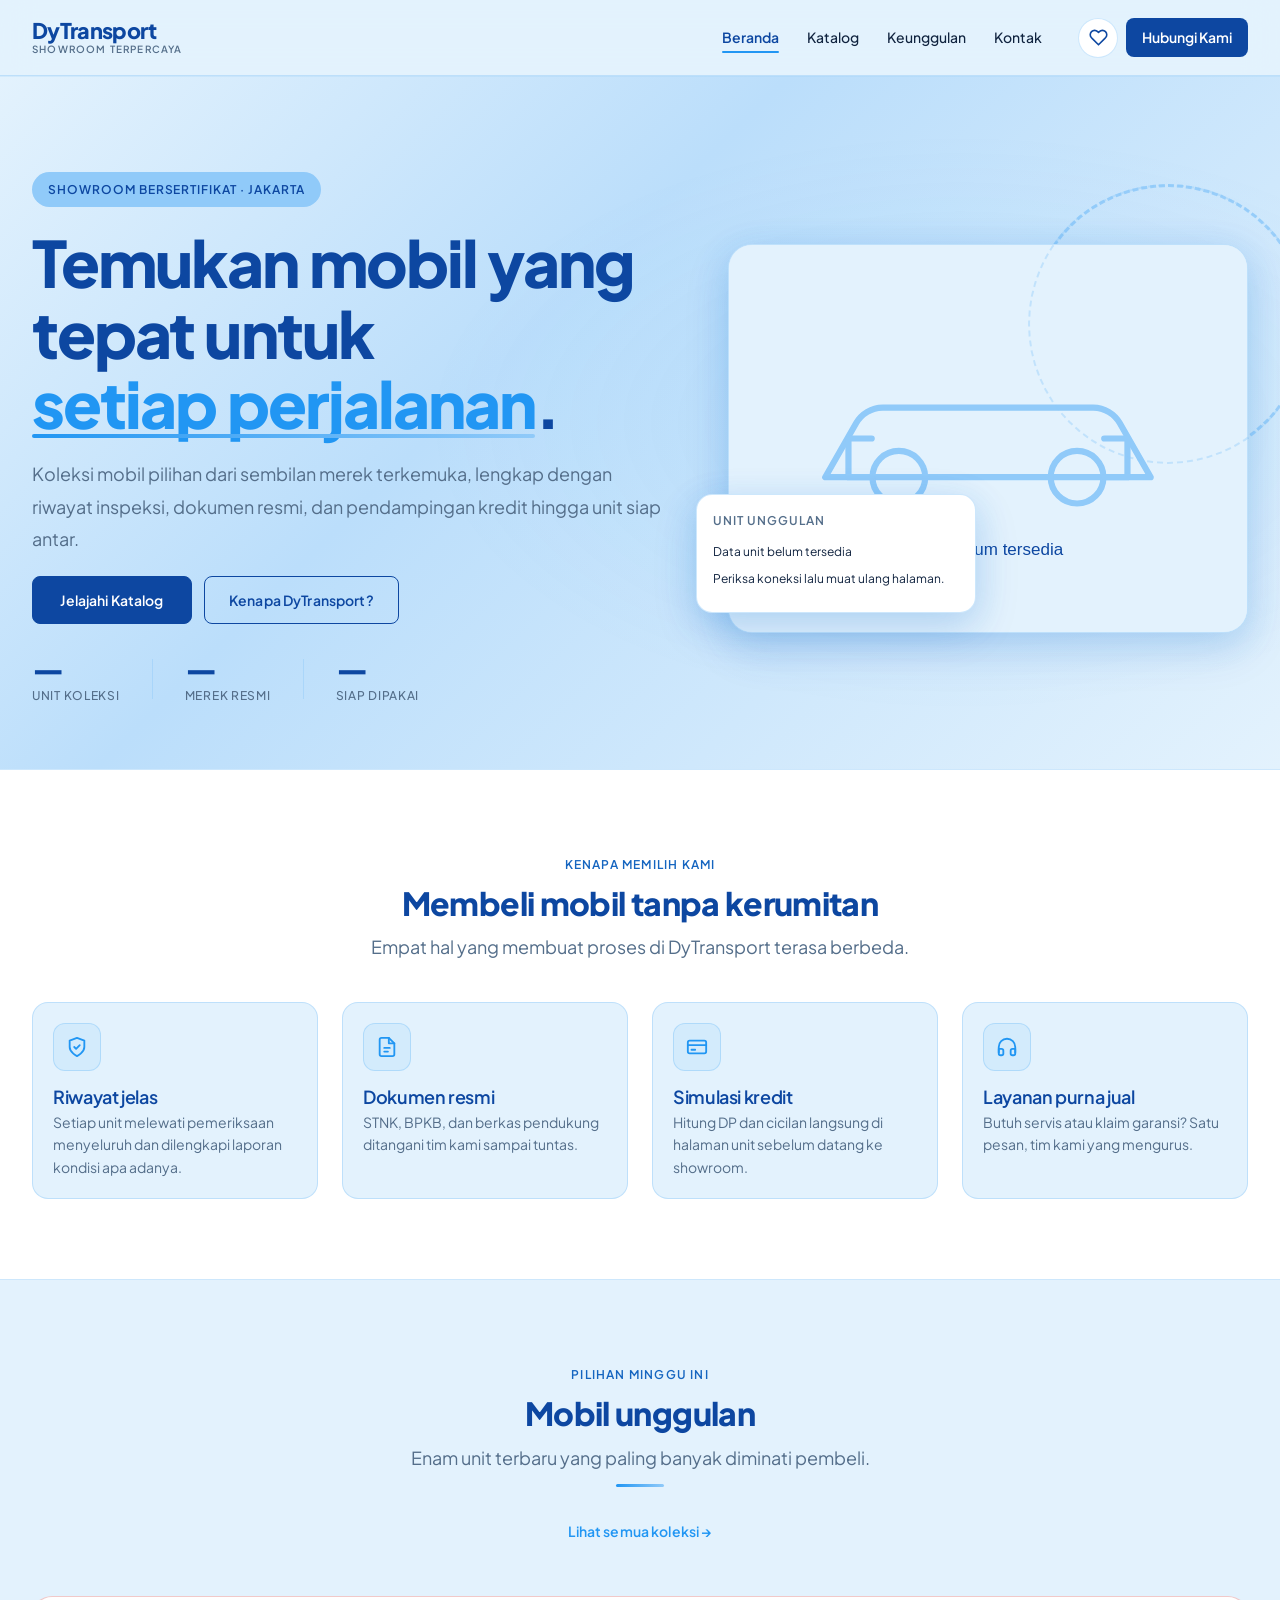
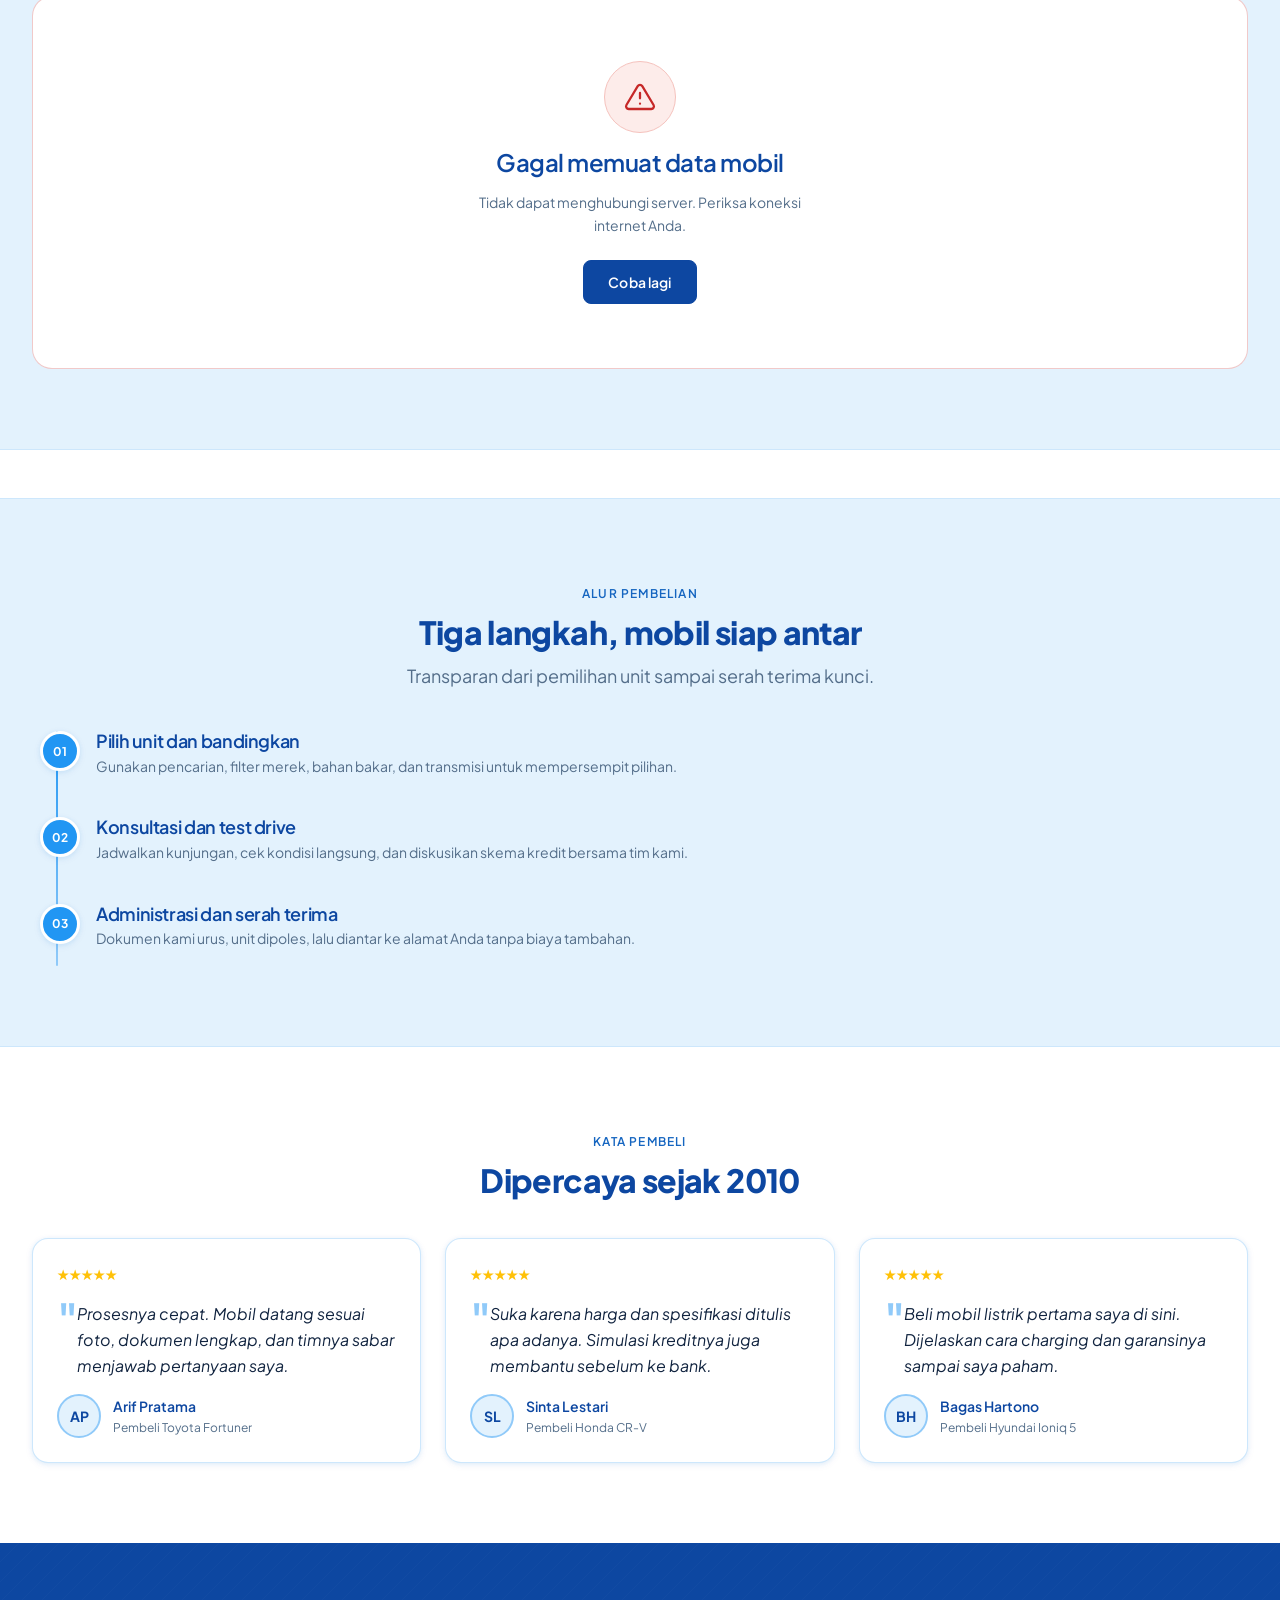
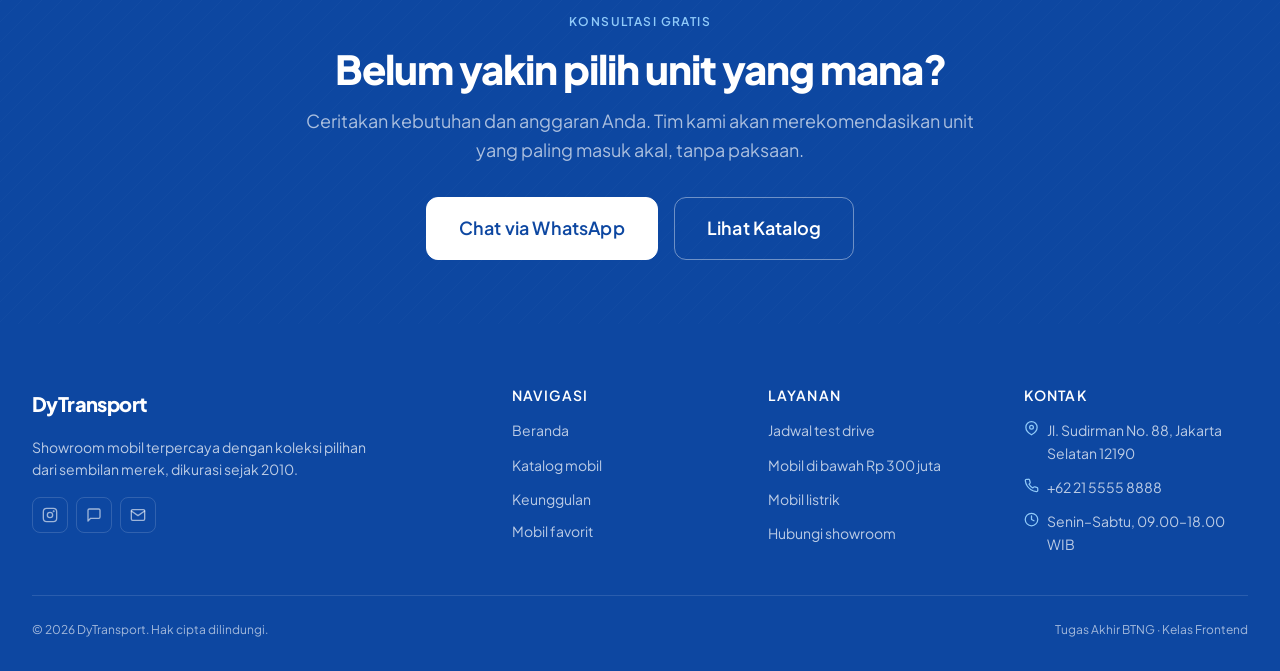
<file: index.html>
<!DOCTYPE html>
<html lang="id">
<head>
  <meta charset="UTF-8" />
  <meta name="viewport" content="width=device-width, initial-scale=1.0" />
  <meta name="description" content="DyTransport — showroom mobil terpercaya. Jelajahi koleksi mobil berkualitas dengan harga transparan dan proses pembelian yang mudah." />
  <meta name="theme-color" content="#0D47A1" />
  <title>DyTransport — Showroom Mobil Terpercaya</title>
  <link rel="icon" href="assets/favicon.svg" type="image/svg+xml" />
  <link rel="preconnect" href="https://fonts.googleapis.com" />
  <link rel="preconnect" href="https://fonts.gstatic.com" crossorigin />
  <link rel="preconnect" href="https://images.unsplash.com" />
  <link href="https://fonts.googleapis.com/css2?family=Plus+Jakarta+Sans:wght@400;500;600;700;800&display=swap" rel="stylesheet" />
  <link rel="stylesheet" href="css/style.css" />
</head>
<body class="page--home">

  <a class="skip-link" href="#main">Lewati ke konten utama</a>

  <noscript>
    <p class="noscript">Aktifkan JavaScript untuk melihat koleksi mobil yang diambil dari API.</p>
  </noscript>

  <!-- ==================== HEADER ==================== -->
  <header class="site-header">
    <div class="container site-header__inner">
      <a href="index.html" class="site-header__logo" aria-label="DyTransport — Beranda">
        <span class="site-header__logo-text">
          <span class="site-header__logo-name">DyTransport</span>
          <span class="site-header__logo-tagline">Showroom Terpercaya</span>
        </span>
      </a>

      <nav class="site-nav" aria-label="Navigasi utama">
        <a href="index.html" class="site-nav__link site-nav__link--active" aria-current="page">Beranda</a>
        <a href="katalog.html" class="site-nav__link">Katalog</a>
        <a href="index.html#keunggulan" class="site-nav__link">Keunggulan</a>
        <a href="index.html#kontak" class="site-nav__link">Kontak</a>
      </nav>

      <div class="site-header__actions">
        <button type="button" class="site-header__fav js-open-favorites" aria-label="Buka daftar mobil favorit" aria-expanded="false" aria-controls="fav-drawer-panel">
          <svg viewBox="0 0 24 24" fill="none" stroke="currentColor" stroke-width="2" stroke-linecap="round" stroke-linejoin="round" aria-hidden="true">
            <path d="M20.84 4.61a5.5 5.5 0 0 0-7.78 0L12 5.67l-1.06-1.06a5.5 5.5 0 0 0-7.78 7.78l1.06 1.06L12 21.23l7.78-7.78 1.06-1.06a5.5 5.5 0 0 0 0-7.78z" />
          </svg>
          <span class="site-header__fav-count" data-fav-count hidden>0</span>
        </button>
        <a href="index.html#kontak" class="site-header__cta">Hubungi Kami</a>
        <button type="button" class="site-header__hamburger js-nav-toggle" aria-label="Buka menu navigasi" aria-expanded="false" aria-controls="mobile-nav">
          <span class="site-header__hamburger-bar"></span>
          <span class="site-header__hamburger-bar"></span>
          <span class="site-header__hamburger-bar"></span>
        </button>
      </div>
    </div>
  </header>

  <nav class="site-nav--mobile" id="mobile-nav" aria-label="Navigasi seluler" aria-hidden="true">
    <a href="index.html" class="site-nav__link site-nav__link--active" aria-current="page">Beranda</a>
    <a href="katalog.html" class="site-nav__link">Katalog</a>
    <a href="index.html#keunggulan" class="site-nav__link">Keunggulan</a>
    <a href="index.html#kontak" class="site-nav__link">Kontak</a>
    <a href="index.html#kontak" class="site-header__cta">Hubungi Kami</a>
  </nav>

  <main id="main">

    <!-- ==================== HERO ==================== -->
    <section class="hero" aria-labelledby="hero-title">
      <div class="container hero__inner">
        <div class="hero__content">
          <span class="hero__eyebrow">Showroom bersertifikat · Jakarta</span>
          <h1 class="hero__headline" id="hero-title">Temukan mobil yang tepat untuk <em>setiap perjalanan</em>.</h1>
          <p class="hero__lead">Koleksi mobil pilihan dari sembilan merek terkemuka, lengkap dengan riwayat inspeksi, dokumen resmi, dan pendampingan kredit hingga unit siap antar.</p>

          <div class="hero__actions">
            <a href="katalog.html" class="btn btn--primary">Jelajahi Katalog</a>
            <a href="#keunggulan" class="btn btn--secondary">Kenapa DyTransport?</a>
          </div>

          <div class="hero__stats" aria-label="Ringkasan koleksi">
            <div class="hero__stat">
              <span class="hero__stat-value" id="stat-units">—</span>
              <span class="hero__stat-label">Unit koleksi</span>
            </div>
            <span class="hero__stat-divider" aria-hidden="true"></span>
            <div class="hero__stat">
              <span class="hero__stat-value" id="stat-brands">—</span>
              <span class="hero__stat-label">Merek resmi</span>
            </div>
            <span class="hero__stat-divider" aria-hidden="true"></span>
            <div class="hero__stat">
              <span class="hero__stat-value" id="stat-available">—</span>
              <span class="hero__stat-label">Siap dipakai</span>
            </div>
          </div>
        </div>

        <div class="hero__visual">
          <div class="hero__ring" aria-hidden="true"></div>
          <div class="hero__image-frame">
            <img
              id="hero-image"
              class="hero__image"
              width="800"
              height="600"
              alt=""
              fetchpriority="high"
              decoding="async"
            />
          </div>
          <div class="hero__spec-card" id="hero-spec" aria-live="polite">
            <span class="hero__spec-card-title">Unit unggulan</span>
            <div class="hero__spec-card-items">
              <span class="hero__spec-card-item" id="hero-name">Memuat data mobil…</span>
              <span class="hero__spec-card-item" id="hero-price"></span>
              <span class="hero__spec-card-item" id="hero-meta"></span>
            </div>
          </div>
          <div class="hero__ring hero__ring--sm" aria-hidden="true"></div>
        </div>
      </div>
    </section>

    <!-- ==================== KEUNGGULAN ==================== -->
    <section class="features section" id="keunggulan" aria-labelledby="features-title">
      <div class="container">
        <div class="section__header">
          <span class="section__eyebrow">Kenapa memilih kami</span>
          <h2 class="section__title" id="features-title">Membeli mobil tanpa kerumitan</h2>
          <p class="section__subtitle">Empat hal yang membuat proses di DyTransport terasa berbeda.</p>
        </div>

        <div class="features__grid">
          <article class="feature-item">
            <div class="feature-item__icon-wrap" aria-hidden="true">
              <svg viewBox="0 0 24 24" fill="none" stroke="currentColor" stroke-width="2" stroke-linecap="round" stroke-linejoin="round">
                <path d="M12 22s8-4 8-10V5l-8-3-8 3v7c0 6 8 10 8 10z" />
                <polyline points="9 12 11 14 15 10" />
              </svg>
            </div>
            <div class="feature-item__body">
              <h3 class="feature-item__title">Riwayat jelas</h3>
              <p class="feature-item__desc">Setiap unit melewati pemeriksaan menyeluruh dan dilengkapi laporan kondisi apa adanya.</p>
            </div>
          </article>

          <article class="feature-item">
            <div class="feature-item__icon-wrap" aria-hidden="true">
              <svg viewBox="0 0 24 24" fill="none" stroke="currentColor" stroke-width="2" stroke-linecap="round" stroke-linejoin="round">
                <path d="M14 2H6a2 2 0 0 0-2 2v16a2 2 0 0 0 2 2h12a2 2 0 0 0 2-2V8z" />
                <polyline points="14 2 14 8 20 8" />
                <line x1="9" y1="13" x2="15" y2="13" />
                <line x1="9" y1="17" x2="13" y2="17" />
              </svg>
            </div>
            <div class="feature-item__body">
              <h3 class="feature-item__title">Dokumen resmi</h3>
              <p class="feature-item__desc">STNK, BPKB, dan berkas pendukung ditangani tim kami sampai tuntas.</p>
            </div>
          </article>

          <article class="feature-item">
            <div class="feature-item__icon-wrap" aria-hidden="true">
              <svg viewBox="0 0 24 24" fill="none" stroke="currentColor" stroke-width="2" stroke-linecap="round" stroke-linejoin="round">
                <rect x="2" y="5" width="20" height="14" rx="2" />
                <line x1="2" y1="10" x2="22" y2="10" />
                <line x1="6" y1="15" x2="10" y2="15" />
              </svg>
            </div>
            <div class="feature-item__body">
              <h3 class="feature-item__title">Simulasi kredit</h3>
              <p class="feature-item__desc">Hitung DP dan cicilan langsung di halaman unit sebelum datang ke showroom.</p>
            </div>
          </article>

          <article class="feature-item">
            <div class="feature-item__icon-wrap" aria-hidden="true">
              <svg viewBox="0 0 24 24" fill="none" stroke="currentColor" stroke-width="2" stroke-linecap="round" stroke-linejoin="round">
                <path d="M3 18v-6a9 9 0 0 1 18 0v6" />
                <path d="M21 19a2 2 0 0 1-2 2h-1a2 2 0 0 1-2-2v-3a2 2 0 0 1 2-2h3zM3 19a2 2 0 0 0 2 2h1a2 2 0 0 0 2-2v-3a2 2 0 0 0-2-2H3z" />
              </svg>
            </div>
            <div class="feature-item__body">
              <h3 class="feature-item__title">Layanan purna jual</h3>
              <p class="feature-item__desc">Butuh servis atau klaim garansi? Satu pesan, tim kami yang mengurus.</p>
            </div>
          </article>
        </div>
      </div>
    </section>

    <!-- ==================== MOBIL UNGGULAN ==================== -->
    <section class="featured section" aria-labelledby="featured-title">
      <div class="container">
        <div class="section__header">
          <span class="section__eyebrow">Pilihan minggu ini</span>
          <h2 class="section__title" id="featured-title">Mobil unggulan</h2>
          <p class="section__subtitle">Enam unit terbaru yang paling banyak diminati pembeli.</p>
          <div class="divider" aria-hidden="true"></div>
          <a href="katalog.html" class="btn btn--ghost">Lihat semua koleksi →</a>
        </div>

        <div class="featured__grid" id="featured-grid" aria-live="polite" aria-busy="true"></div>
        <div id="featured-state" hidden></div>
      </div>
    </section>

    <!-- ==================== BRAND STRIP ==================== -->
    <section class="brand-strip" aria-labelledby="brands-title">
      <div class="container">
        <h2 class="sr-only" id="brands-title">Merek yang tersedia di showroom</h2>
        <div class="brand-strip__inner" id="brand-strip"></div>
      </div>
    </section>

    <!-- ==================== PROSES ==================== -->
    <section class="section" aria-labelledby="process-title">
      <div class="container">
        <div class="section__header">
          <span class="section__eyebrow">Alur pembelian</span>
          <h2 class="section__title" id="process-title">Tiga langkah, mobil siap antar</h2>
          <p class="section__subtitle">Transparan dari pemilihan unit sampai serah terima kunci.</p>
        </div>

        <ol class="timeline">
          <li class="timeline__item">
            <span class="timeline__dot" aria-hidden="true">01</span>
            <div class="timeline__content">
              <h3 class="timeline__title">Pilih unit dan bandingkan</h3>
              <p class="timeline__desc">Gunakan pencarian, filter merek, bahan bakar, dan transmisi untuk mempersempit pilihan.</p>
            </div>
          </li>
          <li class="timeline__item">
            <span class="timeline__dot" aria-hidden="true">02</span>
            <div class="timeline__content">
              <h3 class="timeline__title">Konsultasi dan test drive</h3>
              <p class="timeline__desc">Jadwalkan kunjungan, cek kondisi langsung, dan diskusikan skema kredit bersama tim kami.</p>
            </div>
          </li>
          <li class="timeline__item">
            <span class="timeline__dot" aria-hidden="true">03</span>
            <div class="timeline__content">
              <h3 class="timeline__title">Administrasi dan serah terima</h3>
              <p class="timeline__desc">Dokumen kami urus, unit dipoles, lalu diantar ke alamat Anda tanpa biaya tambahan.</p>
            </div>
          </li>
        </ol>
      </div>
    </section>

    <!-- ==================== TESTIMONI ==================== -->
    <section class="section testimonials" aria-labelledby="testimonials-title">
      <div class="container">
        <div class="section__header">
          <span class="section__eyebrow">Kata pembeli</span>
          <h2 class="section__title" id="testimonials-title">Dipercaya sejak 2010</h2>
        </div>

        <div class="testimonials__grid">
          <article class="testimonial-card">
            <div class="testimonial-card__stars" aria-label="5 dari 5 bintang">★★★★★</div>
            <p class="testimonial-card__quote">Prosesnya cepat. Mobil datang sesuai foto, dokumen lengkap, dan timnya sabar menjawab pertanyaan saya.</p>
            <div class="testimonial-card__author">
              <span class="testimonial-card__avatar testimonial-card__avatar--initials" aria-hidden="true">AP</span>
              <div>
                <p class="testimonial-card__name">Arif Pratama</p>
                <p class="testimonial-card__role">Pembeli Toyota Fortuner</p>
              </div>
            </div>
          </article>

          <article class="testimonial-card">
            <div class="testimonial-card__stars" aria-label="5 dari 5 bintang">★★★★★</div>
            <p class="testimonial-card__quote">Suka karena harga dan spesifikasi ditulis apa adanya. Simulasi kreditnya juga membantu sebelum ke bank.</p>
            <div class="testimonial-card__author">
              <span class="testimonial-card__avatar testimonial-card__avatar--initials" aria-hidden="true">SL</span>
              <div>
                <p class="testimonial-card__name">Sinta Lestari</p>
                <p class="testimonial-card__role">Pembeli Honda CR-V</p>
              </div>
            </div>
          </article>

          <article class="testimonial-card">
            <div class="testimonial-card__stars" aria-label="5 dari 5 bintang">★★★★★</div>
            <p class="testimonial-card__quote">Beli mobil listrik pertama saya di sini. Dijelaskan cara charging dan garansinya sampai saya paham.</p>
            <div class="testimonial-card__author">
              <span class="testimonial-card__avatar testimonial-card__avatar--initials" aria-hidden="true">BH</span>
              <div>
                <p class="testimonial-card__name">Bagas Hartono</p>
                <p class="testimonial-card__role">Pembeli Hyundai Ioniq 5</p>
              </div>
            </div>
          </article>
        </div>
      </div>
    </section>

    <!-- ==================== CTA ==================== -->
    <section class="cta-band" aria-labelledby="cta-title">
      <div class="container">
        <span class="cta-band__eyebrow">Konsultasi gratis</span>
        <h2 class="cta-band__title" id="cta-title">Belum yakin pilih unit yang mana?</h2>
        <p class="cta-band__desc">Ceritakan kebutuhan dan anggaran Anda. Tim kami akan merekomendasikan unit yang paling masuk akal, tanpa paksaan.</p>
        <div class="cta-band__actions">
          <a href="https://wa.me/6281234567890?text=Halo%20DyTransport%2C%20saya%20ingin%20konsultasi%20mobil." class="btn btn--primary btn--lg" target="_blank" rel="noopener noreferrer">Chat via WhatsApp</a>
          <a href="katalog.html" class="btn btn--secondary btn--lg">Lihat Katalog</a>
        </div>
      </div>
    </section>

  </main>

  <!-- ==================== FOOTER ==================== -->
  <footer class="site-footer" id="kontak">
    <div class="container">
      <div class="site-footer__grid">
        <div class="site-footer__brand">
          <a href="index.html" class="site-footer__logo" aria-label="DyTransport — Beranda">
            <span class="site-footer__logo-name">DyTransport</span>
          </a>
          <p class="site-footer__tagline">Showroom mobil terpercaya dengan koleksi pilihan dari sembilan merek, dikurasi sejak 2010.</p>
          <div class="site-footer__social">
            <a href="https://instagram.com" class="site-footer__social-link" target="_blank" rel="noopener noreferrer" aria-label="Instagram DyTransport">
              <svg viewBox="0 0 24 24" fill="none" stroke="currentColor" stroke-width="2" stroke-linecap="round" stroke-linejoin="round" aria-hidden="true">
                <rect x="2" y="2" width="20" height="20" rx="5" />
                <circle cx="12" cy="12" r="4" />
                <circle cx="17.5" cy="6.5" r="0.5" fill="currentColor" />
              </svg>
            </a>
            <a href="https://wa.me/6281234567890" class="site-footer__social-link" target="_blank" rel="noopener noreferrer" aria-label="WhatsApp DyTransport">
              <svg viewBox="0 0 24 24" fill="none" stroke="currentColor" stroke-width="2" stroke-linecap="round" stroke-linejoin="round" aria-hidden="true">
                <path d="M21 15a2 2 0 0 1-2 2H7l-4 4V5a2 2 0 0 1 2-2h14a2 2 0 0 1 2 2z" />
              </svg>
            </a>
            <a href="mailto:halo@dytransport.id" class="site-footer__social-link" aria-label="Email DyTransport">
              <svg viewBox="0 0 24 24" fill="none" stroke="currentColor" stroke-width="2" stroke-linecap="round" stroke-linejoin="round" aria-hidden="true">
                <rect x="2" y="4" width="20" height="16" rx="2" />
                <polyline points="22 6 12 13 2 6" />
              </svg>
            </a>
          </div>
        </div>

        <div>
          <h2 class="site-footer__col-title">Navigasi</h2>
          <nav class="site-footer__links" aria-label="Navigasi footer">
            <a href="index.html" class="site-footer__link">Beranda</a>
            <a href="katalog.html" class="site-footer__link">Katalog mobil</a>
            <a href="index.html#keunggulan" class="site-footer__link">Keunggulan</a>
            <button type="button" class="site-footer__link site-footer__link--button js-open-favorites">Mobil favorit</button>
          </nav>
        </div>

        <div>
          <h2 class="site-footer__col-title">Layanan</h2>
          <div class="site-footer__links">
            <a href="https://wa.me/6281234567890?text=Halo%2C%20saya%20ingin%20menjadwalkan%20test%20drive." class="site-footer__link" target="_blank" rel="noopener noreferrer">Jadwal test drive</a>
            <a href="katalog.html?sort=harga-asc" class="site-footer__link">Mobil di bawah Rp 300 juta</a>
            <a href="katalog.html?fuel=Listrik" class="site-footer__link">Mobil listrik</a>
            <a href="index.html#kontak" class="site-footer__link">Hubungi showroom</a>
          </div>
        </div>

        <div>
          <h2 class="site-footer__col-title">Kontak</h2>
          <div class="site-footer__contact-items">
            <p class="site-footer__contact-item">
              <svg viewBox="0 0 24 24" fill="none" stroke="currentColor" stroke-width="2" stroke-linecap="round" stroke-linejoin="round" aria-hidden="true">
                <path d="M21 10c0 7-9 12-9 12S3 17 3 10a9 9 0 0 1 18 0z" />
                <circle cx="12" cy="10" r="3" />
              </svg>
              <span>Jl. Sudirman No. 88, Jakarta Selatan 12190</span>
            </p>
            <p class="site-footer__contact-item">
              <svg viewBox="0 0 24 24" fill="none" stroke="currentColor" stroke-width="2" stroke-linecap="round" stroke-linejoin="round" aria-hidden="true">
                <path d="M22 16.92v3a2 2 0 0 1-2.18 2 19.79 19.79 0 0 1-8.63-3.07 19.5 19.5 0 0 1-6-6 19.79 19.79 0 0 1-3.07-8.67A2 2 0 0 1 4.11 2h3a2 2 0 0 1 2 1.72c.13.96.36 1.9.7 2.81a2 2 0 0 1-.45 2.11L8.09 9.91a16 16 0 0 0 6 6l1.27-1.27a2 2 0 0 1 2.11-.45c.9.34 1.85.57 2.81.7A2 2 0 0 1 22 16.92z" />
              </svg>
              <a class="site-footer__link" href="tel:+622155558888">+62 21 5555 8888</a>
            </p>
            <p class="site-footer__contact-item">
              <svg viewBox="0 0 24 24" fill="none" stroke="currentColor" stroke-width="2" stroke-linecap="round" stroke-linejoin="round" aria-hidden="true">
                <circle cx="12" cy="12" r="10" />
                <polyline points="12 6 12 12 16 14" />
              </svg>
              <span>Senin–Sabtu, 09.00–18.00 WIB</span>
            </p>
          </div>
        </div>
      </div>

      <div class="site-footer__bottom">
        <p class="site-footer__copy">© <span data-year>2026</span> DyTransport. Hak cipta dilindungi.</p>
        <div class="site-footer__bottom-links">
          <span class="site-footer__bottom-link">Tugas Akhir BTNG · Kelas Frontend</span>
        </div>
      </div>
    </div>
  </footer>

  <div id="fav-drawer"></div>
  <div class="toast" id="toast" role="status" aria-live="polite"></div>

  <script type="module" src="js/main.js"></script>
</body>
</html>
</file>
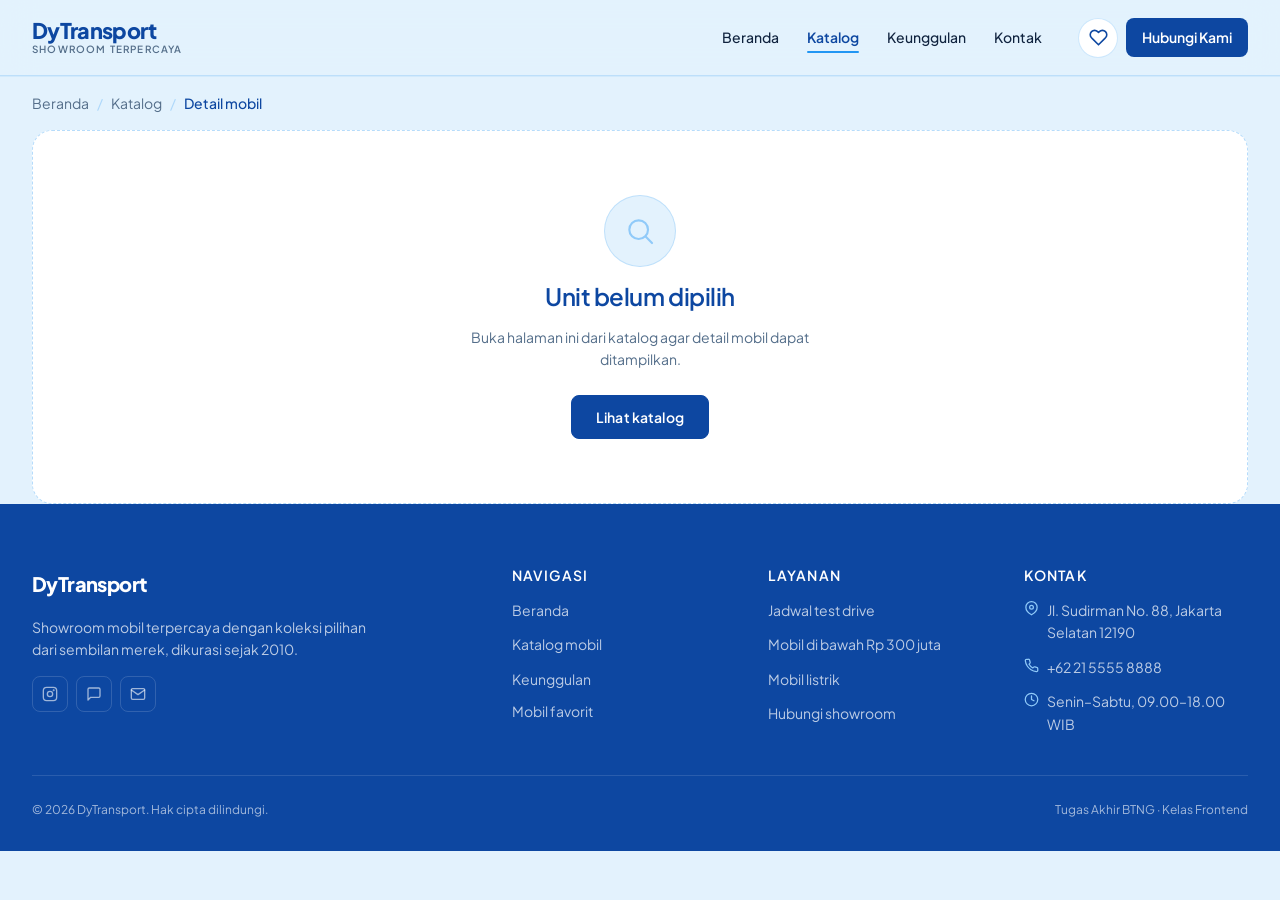
<file: detail.html>
<!DOCTYPE html>
<html lang="id">
<head>
  <meta charset="UTF-8" />
  <meta name="viewport" content="width=device-width, initial-scale=1.0" />
  <meta name="description" content="Lihat spesifikasi lengkap, simulasi kredit, dan jadwalkan test drive untuk unit pilihan Anda di DyTransport." />
  <meta name="theme-color" content="#0D47A1" />
  <title>Detail Mobil — DyTransport</title>
  <link rel="icon" href="assets/favicon.svg" type="image/svg+xml" />
  <link rel="preconnect" href="https://fonts.googleapis.com" />
  <link rel="preconnect" href="https://fonts.gstatic.com" crossorigin />
  <link rel="preconnect" href="https://images.unsplash.com" />
  <link href="https://fonts.googleapis.com/css2?family=Plus+Jakarta+Sans:wght@400;500;600;700;800&display=swap" rel="stylesheet" />
  <link rel="stylesheet" href="css/style.css" />
</head>
<body class="page--detail">
  <a class="skip-link" href="#main">Lewati ke konten utama</a>

  <noscript>
    <p class="noscript">Aktifkan JavaScript untuk melihat koleksi mobil yang diambil dari API.</p>
  </noscript>

  <!-- ==================== HEADER ==================== -->
  <header class="site-header">
    <div class="container site-header__inner">
      <a href="index.html" class="site-header__logo" aria-label="DyTransport — Beranda">
        <span class="site-header__logo-text">
          <span class="site-header__logo-name">DyTransport</span>
          <span class="site-header__logo-tagline">Showroom Terpercaya</span>
        </span>
      </a>

      <nav class="site-nav" aria-label="Navigasi utama">
        <a href="index.html" class="site-nav__link">Beranda</a>
        <a href="katalog.html" class="site-nav__link site-nav__link--active" aria-current="page">Katalog</a>
        <a href="index.html#keunggulan" class="site-nav__link">Keunggulan</a>
        <a href="index.html#kontak" class="site-nav__link">Kontak</a>
      </nav>

      <div class="site-header__actions">
        <button type="button" class="site-header__fav js-open-favorites" aria-label="Buka daftar mobil favorit" aria-expanded="false" aria-controls="fav-drawer-panel">
          <svg viewBox="0 0 24 24" fill="none" stroke="currentColor" stroke-width="2" stroke-linecap="round" stroke-linejoin="round" aria-hidden="true">
            <path d="M20.84 4.61a5.5 5.5 0 0 0-7.78 0L12 5.67l-1.06-1.06a5.5 5.5 0 0 0-7.78 7.78l1.06 1.06L12 21.23l7.78-7.78 1.06-1.06a5.5 5.5 0 0 0 0-7.78z" />
          </svg>
          <span class="site-header__fav-count" data-fav-count hidden>0</span>
        </button>
        <a href="index.html#kontak" class="site-header__cta">Hubungi Kami</a>
        <button type="button" class="site-header__hamburger js-nav-toggle" aria-label="Buka menu navigasi" aria-expanded="false" aria-controls="mobile-nav">
          <span class="site-header__hamburger-bar"></span>
          <span class="site-header__hamburger-bar"></span>
          <span class="site-header__hamburger-bar"></span>
        </button>
      </div>
    </div>
  </header>

  <nav class="site-nav--mobile" id="mobile-nav" aria-label="Navigasi seluler" aria-hidden="true">
    <a href="index.html" class="site-nav__link">Beranda</a>
    <a href="katalog.html" class="site-nav__link site-nav__link--active" aria-current="page">Katalog</a>
    <a href="index.html#keunggulan" class="site-nav__link">Keunggulan</a>
    <a href="index.html#kontak" class="site-nav__link">Kontak</a>
    <a href="index.html#kontak" class="site-header__cta">Hubungi Kami</a>
  </nav>

  <main id="main">
    <div class="container">

      <nav class="breadcrumb" aria-label="Breadcrumb">
        <span class="breadcrumb__item"><a class="breadcrumb__link" href="index.html">Beranda</a></span>
        <span class="breadcrumb__sep" aria-hidden="true">/</span>
        <span class="breadcrumb__item"><a class="breadcrumb__link" href="katalog.html">Katalog</a></span>
        <span class="breadcrumb__sep" aria-hidden="true">/</span>
        <span class="breadcrumb__item breadcrumb__current" id="detail-breadcrumb" aria-current="page">Detail mobil</span>
      </nav>

      <div id="detail-status" aria-live="polite"></div>

      <article id="detail-content" hidden>
        <div class="detail-layout">

          <!-- ============ KOLOM UTAMA ============ -->
          <div class="detail-layout__main">
            <header class="detail-header">
              <div class="detail-header__meta">
                <span class="badge badge--accent" id="detail-badge">Tersedia</span>
                <span class="chip chip--ink" id="detail-brand">Merek</span>
                <span class="chip" id="detail-year">Tahun</span>
              </div>
              <h1 class="detail-header__title" id="detail-title">Memuat unit…</h1>
              <p class="detail-header__subtitle" id="detail-subtitle"></p>
            </header>

            <div class="gallery">
              <div class="gallery__main">
                <img id="detail-image" width="1000" height="562" alt="" decoding="async" />
              </div>
            </div>

          </div>

          <!-- ============ SIDEBAR ============ -->
          <aside class="detail-layout__sidebar">

            <div class="purchase-panel">
              <div>
                <p class="purchase-panel__price-label">Harga penawaran</p>
                <p class="purchase-panel__price" id="detail-price">—</p>
              </div>

              <div class="purchase-panel__divider" aria-hidden="true"></div>

              <ul class="purchase-panel__features">
                <li class="purchase-panel__feature">
                  <svg class="purchase-panel__feature-icon" viewBox="0 0 24 24" fill="none" stroke="currentColor" stroke-width="2" stroke-linecap="round" stroke-linejoin="round" aria-hidden="true">
                    <path d="M12 22s8-4 8-10V5l-8-3-8 3v7c0 6 8 10 8 10z" />
                    <polyline points="9 12 11 14 15 10" />
                  </svg>
                  <span>Lolos pemeriksaan kondisi</span>
                </li>
                <li class="purchase-panel__feature">
                  <svg class="purchase-panel__feature-icon" viewBox="0 0 24 24" fill="none" stroke="currentColor" stroke-width="2" stroke-linecap="round" stroke-linejoin="round" aria-hidden="true">
                    <path d="M14 2H6a2 2 0 0 0-2 2v16a2 2 0 0 0 2 2h12a2 2 0 0 0 2-2V8z" />
                    <polyline points="14 2 14 8 20 8" />
                    <polyline points="9 15 11 17 15 13" />
                  </svg>
                  <span>Dokumen dan pajak jelas</span>
                </li>
                <li class="purchase-panel__feature">
                  <svg class="purchase-panel__feature-icon" viewBox="0 0 24 24" fill="none" stroke="currentColor" stroke-width="2" stroke-linecap="round" stroke-linejoin="round" aria-hidden="true">
                    <rect x="1" y="5" width="15" height="12" rx="2" />
                    <path d="M16 9h3l4 4v4h-7z" />
                    <circle cx="5.5" cy="18.5" r="1.5" />
                    <circle cx="18.5" cy="18.5" r="1.5" />
                  </svg>
                  <span>Antar unit ke alamat Anda</span>
                </li>
              </ul>

              <div class="purchase-panel__actions">
                <a class="btn btn--primary" id="detail-cta" href="index.html#kontak">Jadwalkan test drive</a>
                <button type="button" class="btn btn--secondary js-fav-detail" id="detail-fav" aria-pressed="false">
                  <svg width="16" height="16" viewBox="0 0 24 24" fill="none" stroke="currentColor" stroke-width="2" stroke-linecap="round" stroke-linejoin="round" aria-hidden="true">
                    <path d="M20.84 4.61a5.5 5.5 0 0 0-7.78 0L12 5.67l-1.06-1.06a5.5 5.5 0 0 0-7.78 7.78l1.06 1.06L12 21.23l7.78-7.78 1.06-1.06a5.5 5.5 0 0 0 0-7.78z" />
                  </svg>
                  <span data-fav-label>Simpan ke favorit</span>
                </button>
              </div>

              <p class="purchase-panel__note">Harga dapat berubah tanpa pemberitahuan. Biaya administrasi dan asuransi dihitung terpisah.</p>
            </div>

            <section class="credit-card" aria-labelledby="credit-title">
              <p class="credit-card__label" id="credit-title">Estimasi cicilan</p>
              <p class="credit-card__value" id="credit-monthly">—</p>
              <p class="credit-card__unit">per bulan · bunga flat 7,5% / tahun</p>

              <div class="credit-card__divider" aria-hidden="true"></div>

              <div class="credit-card__field">
                <label class="credit-card__label" for="credit-dp">
                  Uang muka <span class="credit-card__highlight" id="credit-dp-value">30%</span>
                </label>
                <input class="credit-card__range" type="range" id="credit-dp" min="20" max="80" step="5" value="30" />
                <div class="credit-card__scale" aria-hidden="true"><span>20%</span><span>80%</span></div>
              </div>

              <div class="credit-card__field">
                <label class="credit-card__label" for="credit-tenor">Tenor</label>
                <select class="credit-card__select" id="credit-tenor">
                  <option value="12">12 bulan</option>
                  <option value="24" selected>24 bulan</option>
                  <option value="36">36 bulan</option>
                  <option value="48">48 bulan</option>
                  <option value="60">60 bulan</option>
                </select>
              </div>

              <div class="credit-card__divider" aria-hidden="true"></div>

              <dl class="credit-summary">
                <div class="credit-summary__row">
                  <dt>Harga kendaraan</dt>
                  <dd id="credit-price">—</dd>
                </div>
                <div class="credit-summary__row">
                  <dt>Uang muka</dt>
                  <dd id="credit-dp-amount">—</dd>
                </div>
                <div class="credit-summary__row">
                  <dt>Pokok pinjaman</dt>
                  <dd id="credit-principal">—</dd>
                </div>
              </dl>

              <p class="credit-card__disclaimer">Simulasi bersifat perkiraan. Suku bunga dan biaya final ditentukan oleh lembaga pembiayaan.</p>
            </section>

          </aside>

          <!-- ============ DESKRIPSI & SPESIFIKASI ============ -->
          <div class="detail-layout__details">
            <section class="detail-section" aria-labelledby="desc-title">
              <h2 class="detail-section__title" id="desc-title">Tentang unit ini</h2>
              <div class="detail-desc" id="detail-desc"></div>
            </section>

            <section class="detail-section" aria-labelledby="spec-title">
              <h2 class="detail-section__title" id="spec-title">Spesifikasi unit</h2>
              <div class="spec-grid" id="detail-specs"></div>
            </section>
          </div>
        </div>
      </article>
    </div>

    <!-- ==================== MOBIL SERUPA ==================== -->
    <section class="related-cars" id="related-section" aria-labelledby="related-title" hidden>
      <div class="container">
        <span class="section__eyebrow">Pilihan lain</span>
        <h2 class="section__title" id="related-title">Mobil serupa</h2>
        <div class="related-cars__grid" id="related-grid"></div>
      </div>
    </section>

  </main>

  <!-- ==================== FOOTER ==================== -->
  <footer class="site-footer" id="kontak">
    <div class="container">
      <div class="site-footer__grid">
        <div class="site-footer__brand">
          <a href="index.html" class="site-footer__logo" aria-label="DyTransport — Beranda">
            <span class="site-footer__logo-name">DyTransport</span>
          </a>
          <p class="site-footer__tagline">Showroom mobil terpercaya dengan koleksi pilihan dari sembilan merek, dikurasi sejak 2010.</p>
          <div class="site-footer__social">
            <a href="https://instagram.com" class="site-footer__social-link" target="_blank" rel="noopener noreferrer" aria-label="Instagram DyTransport">
              <svg viewBox="0 0 24 24" fill="none" stroke="currentColor" stroke-width="2" stroke-linecap="round" stroke-linejoin="round" aria-hidden="true">
                <rect x="2" y="2" width="20" height="20" rx="5" />
                <circle cx="12" cy="12" r="4" />
                <circle cx="17.5" cy="6.5" r="0.5" fill="currentColor" />
              </svg>
            </a>
            <a href="https://wa.me/6281234567890" class="site-footer__social-link" target="_blank" rel="noopener noreferrer" aria-label="WhatsApp DyTransport">
              <svg viewBox="0 0 24 24" fill="none" stroke="currentColor" stroke-width="2" stroke-linecap="round" stroke-linejoin="round" aria-hidden="true">
                <path d="M21 15a2 2 0 0 1-2 2H7l-4 4V5a2 2 0 0 1 2-2h14a2 2 0 0 1 2 2z" />
              </svg>
            </a>
            <a href="mailto:halo@dytransport.id" class="site-footer__social-link" aria-label="Email DyTransport">
              <svg viewBox="0 0 24 24" fill="none" stroke="currentColor" stroke-width="2" stroke-linecap="round" stroke-linejoin="round" aria-hidden="true">
                <rect x="2" y="4" width="20" height="16" rx="2" />
                <polyline points="22 6 12 13 2 6" />
              </svg>
            </a>
          </div>
        </div>

        <div>
          <h2 class="site-footer__col-title">Navigasi</h2>
          <nav class="site-footer__links" aria-label="Navigasi footer">
            <a href="index.html" class="site-footer__link">Beranda</a>
            <a href="katalog.html" class="site-footer__link">Katalog mobil</a>
            <a href="index.html#keunggulan" class="site-footer__link">Keunggulan</a>
            <button type="button" class="site-footer__link site-footer__link--button js-open-favorites">Mobil favorit</button>
          </nav>
        </div>

        <div>
          <h2 class="site-footer__col-title">Layanan</h2>
          <div class="site-footer__links">
            <a href="https://wa.me/6281234567890?text=Halo%2C%20saya%20ingin%20menjadwalkan%20test%20drive." class="site-footer__link" target="_blank" rel="noopener noreferrer">Jadwal test drive</a>
            <a href="katalog.html?sort=harga-asc" class="site-footer__link">Mobil di bawah Rp 300 juta</a>
            <a href="katalog.html?fuel=Listrik" class="site-footer__link">Mobil listrik</a>
            <a href="index.html#kontak" class="site-footer__link">Hubungi showroom</a>
          </div>
        </div>

        <div>
          <h2 class="site-footer__col-title">Kontak</h2>
          <div class="site-footer__contact-items">
            <p class="site-footer__contact-item">
              <svg viewBox="0 0 24 24" fill="none" stroke="currentColor" stroke-width="2" stroke-linecap="round" stroke-linejoin="round" aria-hidden="true">
                <path d="M21 10c0 7-9 12-9 12S3 17 3 10a9 9 0 0 1 18 0z" />
                <circle cx="12" cy="10" r="3" />
              </svg>
              <span>Jl. Sudirman No. 88, Jakarta Selatan 12190</span>
            </p>
            <p class="site-footer__contact-item">
              <svg viewBox="0 0 24 24" fill="none" stroke="currentColor" stroke-width="2" stroke-linecap="round" stroke-linejoin="round" aria-hidden="true">
                <path d="M22 16.92v3a2 2 0 0 1-2.18 2 19.79 19.79 0 0 1-8.63-3.07 19.5 19.5 0 0 1-6-6 19.79 19.79 0 0 1-3.07-8.67A2 2 0 0 1 4.11 2h3a2 2 0 0 1 2 1.72c.13.96.36 1.9.7 2.81a2 2 0 0 1-.45 2.11L8.09 9.91a16 16 0 0 0 6 6l1.27-1.27a2 2 0 0 1 2.11-.45c.9.34 1.85.57 2.81.7A2 2 0 0 1 22 16.92z" />
              </svg>
              <a class="site-footer__link" href="tel:+622155558888">+62 21 5555 8888</a>
            </p>
            <p class="site-footer__contact-item">
              <svg viewBox="0 0 24 24" fill="none" stroke="currentColor" stroke-width="2" stroke-linecap="round" stroke-linejoin="round" aria-hidden="true">
                <circle cx="12" cy="12" r="10" />
                <polyline points="12 6 12 12 16 14" />
              </svg>
              <span>Senin–Sabtu, 09.00–18.00 WIB</span>
            </p>
          </div>
        </div>
      </div>

      <div class="site-footer__bottom">
        <p class="site-footer__copy">© <span data-year>2026</span> DyTransport. Hak cipta dilindungi.</p>
        <div class="site-footer__bottom-links">
          <span class="site-footer__bottom-link">Tugas Akhir BTNG · Kelas Frontend</span>
        </div>
      </div>
    </div>
  </footer>

  <div id="fav-drawer"></div>
  <div class="toast" id="toast" role="status" aria-live="polite"></div>

  <script type="module" src="js/detail.js"></script>
</body>
</html>
</file>
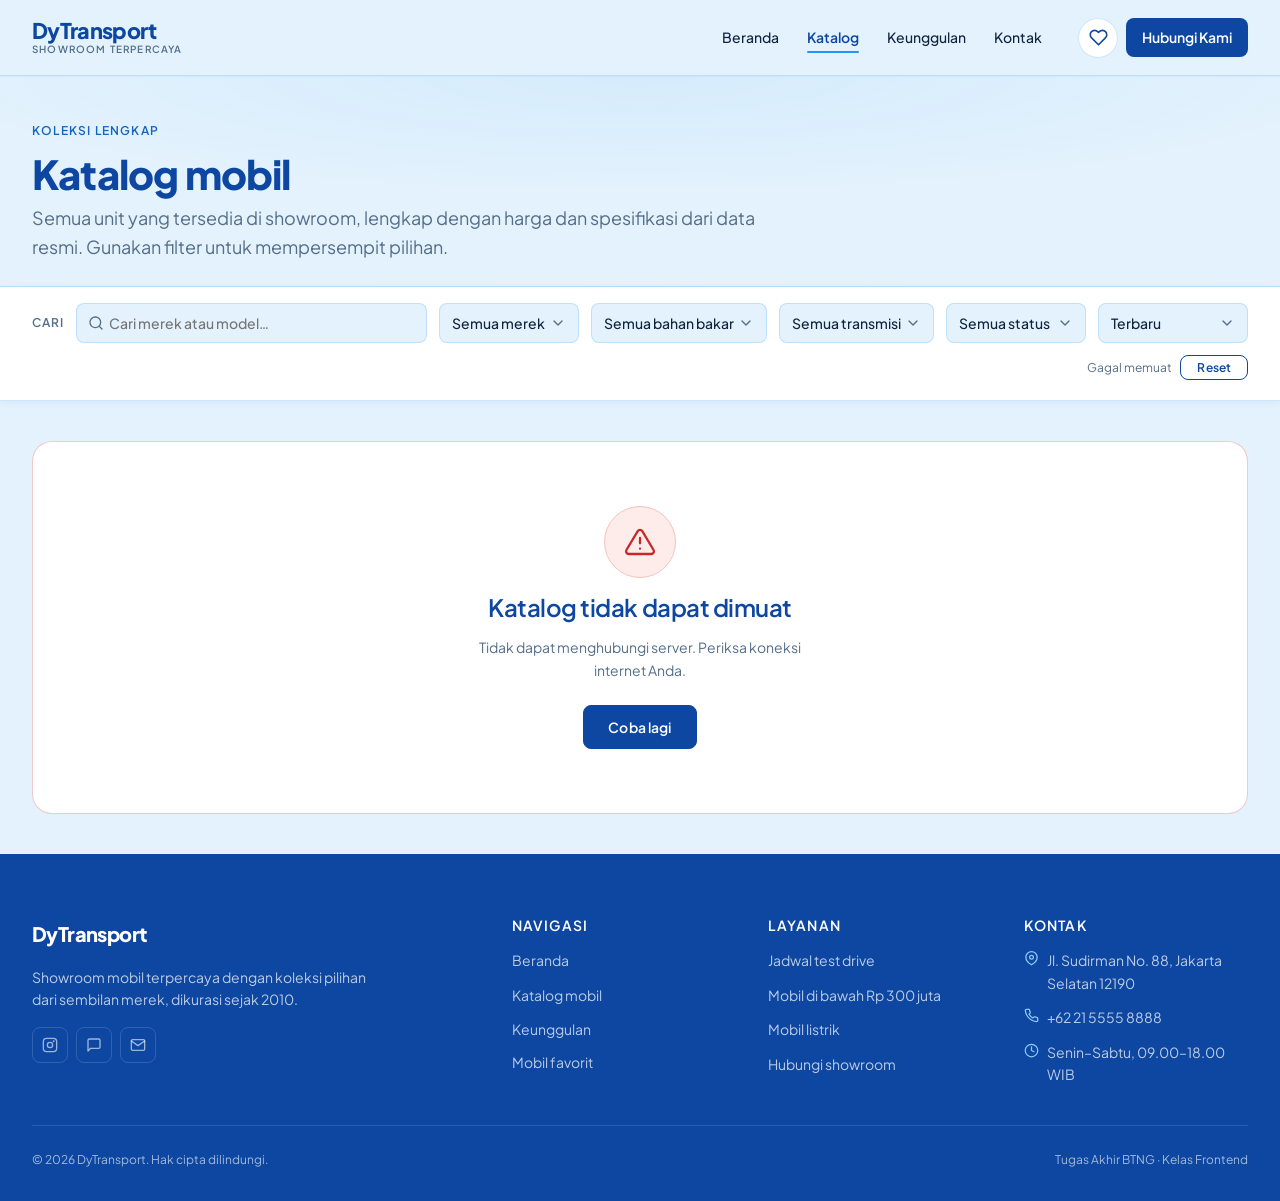
<file: katalog.html>
<!DOCTYPE html>
<html lang="id">
<head>
  <meta charset="UTF-8" />
  <meta name="viewport" content="width=device-width, initial-scale=1.0" />
  <meta name="description" content="Jelajahi koleksi mobil DyTransport. Filter berdasarkan merek, bahan bakar, transmisi, dan harga, lalu lihat detail unit." />
  <meta name="theme-color" content="#0D47A1" />
  <title>Katalog Mobil — DyTransport</title>
  <link rel="icon" href="assets/favicon.svg" type="image/svg+xml" />
  <link rel="preconnect" href="https://fonts.googleapis.com" />
  <link rel="preconnect" href="https://fonts.gstatic.com" crossorigin />
  <link rel="preconnect" href="https://images.unsplash.com" />
  <link href="https://fonts.googleapis.com/css2?family=Plus+Jakarta+Sans:wght@400;500;600;700;800&display=swap" rel="stylesheet" />
  <link rel="stylesheet" href="css/style.css" />
</head>
<body class="page--katalog">
  <a class="skip-link" href="#main">Lewati ke konten utama</a>

  <noscript>
    <p class="noscript">Aktifkan JavaScript untuk melihat koleksi mobil yang diambil dari API.</p>
  </noscript>

  <!-- ==================== HEADER ==================== -->
  <header class="site-header">
    <div class="container site-header__inner">
      <a href="index.html" class="site-header__logo" aria-label="DyTransport — Beranda">
        <span class="site-header__logo-text">
          <span class="site-header__logo-name">DyTransport</span>
          <span class="site-header__logo-tagline">Showroom Terpercaya</span>
        </span>
      </a>

      <nav class="site-nav" aria-label="Navigasi utama">
        <a href="index.html" class="site-nav__link">Beranda</a>
        <a href="katalog.html" class="site-nav__link site-nav__link--active" aria-current="page">Katalog</a>
        <a href="index.html#keunggulan" class="site-nav__link">Keunggulan</a>
        <a href="index.html#kontak" class="site-nav__link">Kontak</a>
      </nav>

      <div class="site-header__actions">
        <button type="button" class="site-header__fav js-open-favorites" aria-label="Buka daftar mobil favorit" aria-expanded="false" aria-controls="fav-drawer-panel">
          <svg viewBox="0 0 24 24" fill="none" stroke="currentColor" stroke-width="2" stroke-linecap="round" stroke-linejoin="round" aria-hidden="true">
            <path d="M20.84 4.61a5.5 5.5 0 0 0-7.78 0L12 5.67l-1.06-1.06a5.5 5.5 0 0 0-7.78 7.78l1.06 1.06L12 21.23l7.78-7.78 1.06-1.06a5.5 5.5 0 0 0 0-7.78z" />
          </svg>
          <span class="site-header__fav-count" data-fav-count hidden>0</span>
        </button>
        <a href="index.html#kontak" class="site-header__cta">Hubungi Kami</a>
        <button type="button" class="site-header__hamburger js-nav-toggle" aria-label="Buka menu navigasi" aria-expanded="false" aria-controls="mobile-nav">
          <span class="site-header__hamburger-bar"></span>
          <span class="site-header__hamburger-bar"></span>
          <span class="site-header__hamburger-bar"></span>
        </button>
      </div>
    </div>
  </header>

  <nav class="site-nav--mobile" id="mobile-nav" aria-label="Navigasi seluler" aria-hidden="true">
    <a href="index.html" class="site-nav__link">Beranda</a>
    <a href="katalog.html" class="site-nav__link site-nav__link--active" aria-current="page">Katalog</a>
    <a href="index.html#keunggulan" class="site-nav__link">Keunggulan</a>
    <a href="index.html#kontak" class="site-nav__link">Kontak</a>
    <a href="index.html#kontak" class="site-header__cta">Hubungi Kami</a>
  </nav>

  <main id="main">

    <!-- ==================== CATALOG HERO ==================== -->
    <section class="catalog-hero">
      <div class="container">
        <span class="section__eyebrow">Koleksi lengkap</span>
        <h1 class="catalog-hero__title">Katalog mobil</h1>
        <p class="catalog-hero__desc">Semua unit yang tersedia di showroom, lengkap dengan harga dan spesifikasi dari data resmi. Gunakan filter untuk mempersempit pilihan.</p>
      </div>
    </section>

    <!-- ==================== FILTER BAR ==================== -->
    <div class="filter-bar" role="search" aria-label="Cari dan filter mobil">
      <div class="container filter-bar__inner">
        <label class="filter-bar__label" for="search">Cari</label>
        <div class="filter-bar__search-wrap">
          <svg class="filter-bar__search-icon" viewBox="0 0 24 24" fill="none" stroke="currentColor" stroke-width="2" stroke-linecap="round" aria-hidden="true">
            <circle cx="11" cy="11" r="8" />
            <path d="M21 21l-4.35-4.35" />
          </svg>
          <input
            class="filter-bar__input"
            type="search"
            id="search"
            name="q"
            placeholder="Cari merek atau model…"
            autocomplete="off"
          />
        </div>

        <select class="filter-bar__select" id="filter-brand" name="brand" aria-label="Filter merek">
          <option value="">Semua merek</option>
        </select>

        <select class="filter-bar__select" id="filter-fuel" name="fuel" aria-label="Filter bahan bakar">
          <option value="">Semua bahan bakar</option>
        </select>

        <select class="filter-bar__select" id="filter-transmission" name="transmission" aria-label="Filter transmisi">
          <option value="">Semua transmisi</option>
        </select>

        <select class="filter-bar__select" id="filter-status" name="status" aria-label="Filter status unit">
          <option value="">Semua status</option>
          <option value="tersedia">Tersedia</option>
          <option value="sold">Terjual</option>
        </select>

        <select class="filter-bar__select" id="filter-sort" name="sort" aria-label="Urutkan hasil">
          <option value="terbaru">Terbaru</option>
          <option value="harga-asc">Harga terendah</option>
          <option value="harga-desc">Harga tertinggi</option>
          <option value="tahun-desc">Tahun terbaru</option>
          <option value="nama-asc">Nama A–Z</option>
        </select>

        <div class="filter-bar__actions">
          <span class="filter-bar__count" id="result-count" role="status" aria-live="polite">Memuat…</span>
          <button type="button" class="btn btn--secondary btn--sm" id="reset-filters">Reset</button>
        </div>
      </div>

      <div class="container filter-chips" id="active-filters" aria-label="Filter aktif"></div>
    </div>

    <!-- ==================== GRID ==================== -->
    <section class="section--sm" aria-labelledby="catalog-title">
      <div class="container">
        <h2 class="sr-only" id="catalog-title">Daftar mobil</h2>
        <div class="catalog-cars-grid" id="catalog-grid" aria-live="polite" aria-busy="true"></div>
        <div id="catalog-state" hidden></div>
      </div>
    </section>

  </main>

  <!-- ==================== FOOTER ==================== -->
  <footer class="site-footer" id="kontak">
    <div class="container">
      <div class="site-footer__grid">
        <div class="site-footer__brand">
          <a href="index.html" class="site-footer__logo" aria-label="DyTransport — Beranda">
            <span class="site-footer__logo-name">DyTransport</span>
          </a>
          <p class="site-footer__tagline">Showroom mobil terpercaya dengan koleksi pilihan dari sembilan merek, dikurasi sejak 2010.</p>
          <div class="site-footer__social">
            <a href="https://instagram.com" class="site-footer__social-link" target="_blank" rel="noopener noreferrer" aria-label="Instagram DyTransport">
              <svg viewBox="0 0 24 24" fill="none" stroke="currentColor" stroke-width="2" stroke-linecap="round" stroke-linejoin="round" aria-hidden="true">
                <rect x="2" y="2" width="20" height="20" rx="5" />
                <circle cx="12" cy="12" r="4" />
                <circle cx="17.5" cy="6.5" r="0.5" fill="currentColor" />
              </svg>
            </a>
            <a href="https://wa.me/6281234567890" class="site-footer__social-link" target="_blank" rel="noopener noreferrer" aria-label="WhatsApp DyTransport">
              <svg viewBox="0 0 24 24" fill="none" stroke="currentColor" stroke-width="2" stroke-linecap="round" stroke-linejoin="round" aria-hidden="true">
                <path d="M21 15a2 2 0 0 1-2 2H7l-4 4V5a2 2 0 0 1 2-2h14a2 2 0 0 1 2 2z" />
              </svg>
            </a>
            <a href="mailto:halo@dytransport.id" class="site-footer__social-link" aria-label="Email DyTransport">
              <svg viewBox="0 0 24 24" fill="none" stroke="currentColor" stroke-width="2" stroke-linecap="round" stroke-linejoin="round" aria-hidden="true">
                <rect x="2" y="4" width="20" height="16" rx="2" />
                <polyline points="22 6 12 13 2 6" />
              </svg>
            </a>
          </div>
        </div>

        <div>
          <h2 class="site-footer__col-title">Navigasi</h2>
          <nav class="site-footer__links" aria-label="Navigasi footer">
            <a href="index.html" class="site-footer__link">Beranda</a>
            <a href="katalog.html" class="site-footer__link">Katalog mobil</a>
            <a href="index.html#keunggulan" class="site-footer__link">Keunggulan</a>
            <button type="button" class="site-footer__link site-footer__link--button js-open-favorites">Mobil favorit</button>
          </nav>
        </div>

        <div>
          <h2 class="site-footer__col-title">Layanan</h2>
          <div class="site-footer__links">
            <a href="https://wa.me/6281234567890?text=Halo%2C%20saya%20ingin%20menjadwalkan%20test%20drive." class="site-footer__link" target="_blank" rel="noopener noreferrer">Jadwal test drive</a>
            <a href="katalog.html?sort=harga-asc" class="site-footer__link">Mobil di bawah Rp 300 juta</a>
            <a href="katalog.html?fuel=Listrik" class="site-footer__link">Mobil listrik</a>
            <a href="index.html#kontak" class="site-footer__link">Hubungi showroom</a>
          </div>
        </div>

        <div>
          <h2 class="site-footer__col-title">Kontak</h2>
          <div class="site-footer__contact-items">
            <p class="site-footer__contact-item">
              <svg viewBox="0 0 24 24" fill="none" stroke="currentColor" stroke-width="2" stroke-linecap="round" stroke-linejoin="round" aria-hidden="true">
                <path d="M21 10c0 7-9 12-9 12S3 17 3 10a9 9 0 0 1 18 0z" />
                <circle cx="12" cy="10" r="3" />
              </svg>
              <span>Jl. Sudirman No. 88, Jakarta Selatan 12190</span>
            </p>
            <p class="site-footer__contact-item">
              <svg viewBox="0 0 24 24" fill="none" stroke="currentColor" stroke-width="2" stroke-linecap="round" stroke-linejoin="round" aria-hidden="true">
                <path d="M22 16.92v3a2 2 0 0 1-2.18 2 19.79 19.79 0 0 1-8.63-3.07 19.5 19.5 0 0 1-6-6 19.79 19.79 0 0 1-3.07-8.67A2 2 0 0 1 4.11 2h3a2 2 0 0 1 2 1.72c.13.96.36 1.9.7 2.81a2 2 0 0 1-.45 2.11L8.09 9.91a16 16 0 0 0 6 6l1.27-1.27a2 2 0 0 1 2.11-.45c.9.34 1.85.57 2.81.7A2 2 0 0 1 22 16.92z" />
              </svg>
              <a class="site-footer__link" href="tel:+622155558888">+62 21 5555 8888</a>
            </p>
            <p class="site-footer__contact-item">
              <svg viewBox="0 0 24 24" fill="none" stroke="currentColor" stroke-width="2" stroke-linecap="round" stroke-linejoin="round" aria-hidden="true">
                <circle cx="12" cy="12" r="10" />
                <polyline points="12 6 12 12 16 14" />
              </svg>
              <span>Senin–Sabtu, 09.00–18.00 WIB</span>
            </p>
          </div>
        </div>
      </div>

      <div class="site-footer__bottom">
        <p class="site-footer__copy">© <span data-year>2026</span> DyTransport. Hak cipta dilindungi.</p>
        <div class="site-footer__bottom-links">
          <span class="site-footer__bottom-link">Tugas Akhir BTNG · Kelas Frontend</span>
        </div>
      </div>
    </div>
  </footer>

  <div id="fav-drawer"></div>
  <div class="toast" id="toast" role="status" aria-live="polite"></div>

  <script type="module" src="js/katalog.js"></script>
</body>
</html>
</file>
<file: css/style.css>
/* ==========================================================================
   DyTransport — Main Stylesheet
   Architecture: Custom Props → Reset → Base → Utilities → Components →
                 Sections → Page-specific → Responsive → Reduced Motion
   ========================================================================== */

/* ==========================================================================
   1. CUSTOM PROPERTIES
   ========================================================================== */
:root {
  /* ── Colour palette ── */
  --color-bg:      #E3F2FD;
  --color-surface: #FFFFFF;
  --color-soft:    #90CAF9;
  --color-accent:  #2196F3;
  --color-ink:     #0D47A1;
  --color-body:    #10233F;
  --color-muted:   #546E8A;

  /* ── Derived / semantic ── */
  --color-border:          rgba(144, 202, 249, 0.45);
  --color-border-strong:   rgba(144, 202, 249, 0.65);
  --color-surface-alpha:   rgba(255, 255, 255, 0.82);
  --color-bg-alpha:        rgba(227, 242, 253, 0.85);
  --color-accent-dim:      rgba(33, 150, 243, 0.08);
  --color-ink-dim:         rgba(13, 71, 161, 0.08);
  --color-shadow-sm:       0 1px 4px rgba(33, 150, 243, 0.10), 0 2px 8px rgba(13, 71, 161, 0.06);
  --color-shadow-md:       0 4px 16px rgba(33, 150, 243, 0.13), 0 8px 24px rgba(13, 71, 161, 0.08);
  --color-shadow-lg:       0 8px 32px rgba(33, 150, 243, 0.18), 0 16px 48px rgba(13, 71, 161, 0.12);
  --color-shadow-hover:    0 12px 40px rgba(33, 150, 243, 0.22), 0 20px 56px rgba(13, 71, 161, 0.14);

  /* ── Spacing ── */
  --space-1:  4px;
  --space-2:  8px;
  --space-3:  12px;
  --space-4:  16px;
  --space-5:  20px;
  --space-6:  24px;
  --space-8:  32px;
  --space-10: 40px;
  --space-12: 48px;
  --space-16: 64px;
  --space-20: 80px;
  --space-24: 96px;

  /* ── Typography ── */
  --font-family: 'Plus Jakarta Sans', system-ui, -apple-system, sans-serif;
  --font-size-xs:   clamp(0.70rem, 1.5vw, 0.75rem);
  --font-size-sm:   clamp(0.813rem, 1.8vw, 0.875rem);
  --font-size-base: clamp(0.938rem, 2vw, 1rem);
  --font-size-md:   clamp(1rem, 2.2vw, 1.125rem);
  --font-size-lg:   clamp(1.125rem, 2.5vw, 1.25rem);
  --font-size-xl:   clamp(1.25rem, 3vw, 1.5rem);
  --font-size-2xl:  clamp(1.5rem, 3.5vw, 2rem);
  --font-size-3xl:  clamp(1.875rem, 4.5vw, 2.5rem);
  --font-size-hero: clamp(2.4rem, 5vw, 4rem);

  --font-weight-regular: 400;
  --font-weight-medium:  500;
  --font-weight-semi:    600;
  --font-weight-bold:    700;
  --font-weight-black:   800;

  --line-height-tight:  1.1;
  --line-height-snug:   1.3;
  --line-height-normal: 1.6;
  --line-height-loose:  1.8;

  /* ── Border radii ── */
  --radius-sm:  8px;
  --radius-md:  12px;
  --radius-lg:  16px;
  --radius-xl:  20px;
  --radius-2xl: 24px;
  --radius-full: 9999px;

  /* ── Layout ── */
  --container-max:     1280px;
  --container-padding: var(--space-4);
  --header-h:          72px;

  /* ── Transitions ── */
  --transition-fast:   150ms ease;
  --transition-base:   250ms ease;
  --transition-slow:   400ms ease;
}


/* ==========================================================================
   2. RESET
   ========================================================================== */
*,
*::before,
*::after {
  box-sizing: border-box;
  margin: 0;
  padding: 0;
}

html {
  scroll-behavior: smooth;
  -webkit-text-size-adjust: 100%;
}

body {
  min-height: 100vh;
  background-color: var(--color-bg);
  color: var(--color-body);
  font-family: var(--font-family);
  font-size: var(--font-size-base);
  font-weight: var(--font-weight-regular);
  line-height: var(--line-height-normal);
  -webkit-font-smoothing: antialiased;
  -moz-osx-font-smoothing: grayscale;
}

ul,
ol {
  list-style: none;
}

button {
  cursor: pointer;
  background: none;
  border: none;
  font-family: inherit;
  font-size: inherit;
  color: inherit;
}

input,
select,
textarea {
  font-family: inherit;
  font-size: inherit;
  color: inherit;
  border: none;
  background: none;
  appearance: none;
  -webkit-appearance: none;
}

fieldset {
  border: none;
}

table {
  border-collapse: collapse;
}

summary {
  cursor: pointer;
}


/* ==========================================================================
   3. BASE TYPOGRAPHY
   ========================================================================== */
h1, h2, h3, h4, h5, h6 {
  color: var(--color-ink);
  font-weight: var(--font-weight-bold);
  line-height: var(--line-height-tight);
  letter-spacing: -0.02em;
}

h1 { font-size: var(--font-size-3xl); }
h2 { font-size: var(--font-size-2xl); }
h3 { font-size: var(--font-size-xl); }
h4 { font-size: var(--font-size-lg); }
h5 { font-size: var(--font-size-md); }
h6 { font-size: var(--font-size-base); }

p {
  color: var(--color-body);
  line-height: var(--line-height-normal);
  max-width: 70ch;
}

a {
  color: var(--color-accent);
  text-decoration: none;
  transition: color var(--transition-fast);
}

a:hover {
  color: var(--color-ink);
}

img,
video {
  display: block;
  max-width: 100%;
  height: auto;
}

strong {
  font-weight: var(--font-weight-semi);
}

small {
  font-size: var(--font-size-xs);
}

/* Focus ring — global */
:focus-visible {
  outline: 2px solid var(--color-accent);
  outline-offset: 3px;
  border-radius: 4px;
}


/* ==========================================================================
   4. LAYOUT UTILITIES
   ========================================================================== */

/* ── Container ── */
.container {
  width: 100%;
  max-width: var(--container-max);
  margin-inline: auto;
  padding-inline: var(--container-padding);
}

/* ── Generic grid ── */
.grid {
  display: grid;
  gap: var(--space-6);
}

/* ── Generic flex ── */
.flex {
  display: flex;
  align-items: center;
  gap: var(--space-4);
}

.flex--wrap   { flex-wrap: wrap; }
.flex--col    { flex-direction: column; }
.flex--center { justify-content: center; }
.flex--between { justify-content: space-between; }
.flex--end    { justify-content: flex-end; }

/* ── Screen-reader only ── */
.sr-only {
  position: absolute;
  width: 1px;
  height: 1px;
  padding: 0;
  margin: -1px;
  overflow: hidden;
  clip: rect(0, 0, 0, 0);
  white-space: nowrap;
  border-width: 0;
}

/* ── Section spacing ── */
.section {
  padding-block: var(--space-16);
}

.section--sm {
  padding-block: var(--space-10);
}

/* ── Section header ── */
.section__header {
  text-align: center;
  margin-bottom: var(--space-10);
}

.section__eyebrow {
  display: inline-flex;
  align-items: center;
  gap: var(--space-2);
  font-size: var(--font-size-xs);
  font-weight: var(--font-weight-semi);
  color: #1565C0;
  text-transform: uppercase;
  letter-spacing: 0.1em;
  margin-bottom: var(--space-3);
}

.section__title {
  font-size: var(--font-size-2xl);
  font-weight: var(--font-weight-black);
  color: var(--color-ink);
  margin-bottom: var(--space-3);
}

.section__subtitle {
  font-size: var(--font-size-md);
  color: var(--color-muted);
  max-width: 54ch;
  margin-inline: auto;
}

/* ── Divider ── */
.divider {
  width: 48px;
  height: 3px;
  background: linear-gradient(90deg, var(--color-accent), var(--color-soft));
  border-radius: var(--radius-full);
  margin: var(--space-3) auto var(--space-5);
}


/* ==========================================================================
   5. COMPONENTS
   ========================================================================== */

/* ─────────────────────────────────────────────
   5.1 BUTTONS
   ───────────────────────────────────────────── */
.btn {
  display: inline-flex;
  align-items: center;
  justify-content: center;
  gap: var(--space-2);
  padding: var(--space-3) var(--space-6);
  font-family: var(--font-family);
  font-size: var(--font-size-sm);
  font-weight: var(--font-weight-semi);
  letter-spacing: 0.01em;
  border-radius: var(--radius-sm);
  border: 1.5px solid transparent;
  cursor: pointer;
  text-decoration: none;
  white-space: nowrap;
  transition:
    background-color var(--transition-base),
    color var(--transition-base),
    border-color var(--transition-base),
    transform var(--transition-base),
    box-shadow var(--transition-base);
}

.btn:focus-visible {
  outline: 2px solid var(--color-accent);
  outline-offset: 3px;
  border-radius: var(--radius-sm);
}

/* Primary */
.btn--primary {
  background-color: var(--color-ink);
  color: var(--color-surface);
  border-color: var(--color-ink);
}

.btn--primary:hover {
  background-color: #1565C0;
  border-color: #1565C0;
  color: var(--color-surface);
  transform: translateY(-2px);
  box-shadow: var(--color-shadow-md);
}

.btn--primary:active {
  transform: translateY(0);
  box-shadow: none;
}

/* Secondary */
.btn--secondary {
  background-color: transparent;
  color: var(--color-ink);
  border-color: var(--color-ink);
}

.btn--secondary:hover {
  background-color: var(--color-ink);
  color: var(--color-surface);
  transform: translateY(-2px);
  box-shadow: var(--color-shadow-sm);
}

.btn--secondary:active {
  transform: translateY(0);
}

/* Ghost */
.btn--ghost {
  background-color: transparent;
  color: var(--color-accent);
  border-color: transparent;
  padding-inline: var(--space-2);
}

.btn--ghost:hover {
  color: var(--color-ink);
  background-color: var(--color-ink-dim);
}

/* Sizes */
.btn--sm {
  padding: var(--space-1) var(--space-4);
  font-size: var(--font-size-xs);
}

.btn--lg {
  padding: var(--space-4) var(--space-8);
  font-size: var(--font-size-md);
  border-radius: var(--radius-md);
}

.btn--icon {
  width: 40px;
  height: 40px;
  padding: 0;
  border-radius: var(--radius-full);
}


/* ─────────────────────────────────────────────
   5.2 BADGE
   ───────────────────────────────────────────── */
.badge {
  display: inline-flex;
  align-items: center;
  gap: var(--space-1);
  padding: 3px var(--space-3);
  font-size: var(--font-size-xs);
  font-weight: var(--font-weight-semi);
  border-radius: var(--radius-full);
  letter-spacing: 0.04em;
  text-transform: uppercase;
}

.badge--accent {
  background-color: var(--color-ink);
  color: var(--color-surface);
}

.badge--ink {
  background-color: var(--color-ink);
  color: var(--color-surface);
}

.badge--muted {
  background-color: var(--color-muted);
  color: var(--color-surface);
}

.badge--soft {
  background-color: var(--color-soft);
  color: var(--color-ink);
}

.badge--outline {
  background-color: transparent;
  border: 1px solid var(--color-border-strong);
  color: var(--color-muted);
}


/* ─────────────────────────────────────────────
   5.3 CHIP
   ───────────────────────────────────────────── */
.chip {
  display: inline-flex;
  align-items: center;
  gap: var(--space-1);
  padding: var(--space-1) var(--space-3);
  background-color: var(--color-bg);
  border: 1px solid var(--color-border);
  border-radius: var(--radius-full);
  font-size: var(--font-size-xs);
  font-weight: var(--font-weight-medium);
  color: var(--color-muted);
  white-space: nowrap;
}

.chip--accent {
  background-color: var(--color-accent-dim);
  border-color: rgba(33, 150, 243, 0.25);
  color: var(--color-accent);
}

.chip--ink {
  background-color: var(--color-ink-dim);
  border-color: rgba(13, 71, 161, 0.2);
  color: var(--color-ink);
}

.chip svg,
.chip img {
  width: 12px;
  height: 12px;
  flex-shrink: 0;
}


/* ─────────────────────────────────────────────
   5.4 CAR CARD
   ───────────────────────────────────────────── */
.car-card {
  position: relative;
  display: flex;
  flex-direction: column;
  background-color: var(--color-surface);
  border: 1px solid var(--color-border);
  border-radius: var(--radius-lg);
  box-shadow: var(--color-shadow-sm);
  overflow: hidden;
  transition:
    transform var(--transition-base),
    box-shadow var(--transition-base),
    border-color var(--transition-base);
  height: 100%;
}

.car-card:hover {
  transform: translateY(-4px);
  box-shadow: var(--color-shadow-hover);
  border-color: var(--color-soft);
}

/* Image wrap — 16:10 ratio */
.car-card__image-wrap {
  position: relative;
  width: 100%;
  aspect-ratio: 16 / 10;
  overflow: hidden;
  background-color: var(--color-bg);
  flex-shrink: 0;
}

.car-card__image-wrap img {
  width: 100%;
  height: 100%;
  object-fit: cover;
  transition: transform var(--transition-slow);
  will-change: transform;
}

.car-card:hover .car-card__image-wrap img {
  transform: scale(1.04);
}

/* Badge — availability status */
.car-card__badge {
  position: absolute;
  top: var(--space-3);
  left: var(--space-3);
  z-index: 2;
}

.car-card__badge--available {
  background-color: var(--color-accent);
  color: var(--color-surface);
}

.car-card__badge--sold {
  background-color: var(--color-muted);
  color: var(--color-surface);
}

/* Favourite button */
.car-card__fav {
  position: absolute;
  top: var(--space-3);
  right: var(--space-3);
  z-index: 2;
  width: 36px;
  height: 36px;
  display: flex;
  align-items: center;
  justify-content: center;
  background-color: var(--color-surface-alpha);
  border: 1px solid var(--color-border);
  border-radius: var(--radius-full);
  backdrop-filter: blur(8px);
  -webkit-backdrop-filter: blur(8px);
  color: var(--color-muted);
  cursor: pointer;
  transition:
    background-color var(--transition-fast),
    color var(--transition-fast),
    border-color var(--transition-fast),
    transform var(--transition-fast);
}

.car-card__fav:hover {
  background-color: var(--color-surface);
  color: #E53935;
  border-color: rgba(229, 57, 53, 0.4);
  transform: scale(1.1);
}

.car-card__fav svg {
  width: 16px;
  height: 16px;
  flex-shrink: 0;
  pointer-events: none;
}

/* Card body */
.car-card__body {
  padding: var(--space-4);
  display: flex;
  flex-direction: column;
  gap: var(--space-2);
  flex: 1;
}

.car-card__meta {
  display: flex;
  align-items: center;
  gap: var(--space-2);
  font-size: var(--font-size-xs);
  color: var(--color-muted);
  font-weight: var(--font-weight-medium);
}

.car-card__meta-dot {
  width: 3px;
  height: 3px;
  border-radius: var(--radius-full);
  background-color: var(--color-soft);
  flex-shrink: 0;
}

.car-card__title {
  font-size: var(--font-size-md);
  font-weight: var(--font-weight-semi);
  color: var(--color-ink);
  line-height: var(--line-height-snug);
}

/* Spec chips row */
.car-card__chips {
  display: flex;
  flex-wrap: wrap;
  gap: var(--space-2);
  margin-top: var(--space-1);
}

.car-card__price {
  font-size: var(--font-size-xl);
  font-weight: var(--font-weight-bold);
  color: var(--color-ink);
  letter-spacing: -0.02em;
  margin-top: auto;
  padding-top: var(--space-2);
}

.car-card__price-label {
  font-size: var(--font-size-xs);
  font-weight: var(--font-weight-regular);
  color: var(--color-muted);
  margin-right: var(--space-1);
}

/* Card footer */
.car-card__footer {
  display: flex;
  align-items: center;
  justify-content: space-between;
  padding: var(--space-3) var(--space-4);
  border-top: 1px solid var(--color-border);
  margin-top: auto;
}

.car-card__detail-link {
  font-size: var(--font-size-sm);
  font-weight: var(--font-weight-semi);
  color: #1565C0;
  display: inline-flex;
  align-items: center;
  gap: var(--space-1);
  transition: gap var(--transition-fast), color var(--transition-fast);
}

.car-card__detail-link:hover {
  color: var(--color-ink);
  gap: var(--space-2);
}

.car-card__detail-link svg {
  width: 14px;
  height: 14px;
  flex-shrink: 0;
}


/* ─────────────────────────────────────────────
   5.5 FILTER BAR
   ───────────────────────────────────────────── */
.filter-bar {
  position: sticky;
  top: var(--header-h);
  z-index: 90;
  background-color: var(--color-surface);
  border-bottom: 1px solid var(--color-border);
  box-shadow: 0 2px 8px rgba(13, 71, 161, 0.06);
}

.filter-bar__inner {
  display: flex;
  flex-wrap: wrap;
  align-items: center;
  gap: var(--space-3);
  padding-block: var(--space-4);
}

.filter-bar__label {
  font-size: var(--font-size-xs);
  font-weight: var(--font-weight-semi);
  color: var(--color-muted);
  text-transform: uppercase;
  letter-spacing: 0.08em;
  flex-shrink: 0;
}

/* Unified input / select style */
.filter-bar__select,
.filter-bar__input {
  height: 40px;
  padding-inline: var(--space-3);
  background-color: var(--color-bg);
  border: 1px solid var(--color-border);
  border-radius: var(--radius-sm);
  font-size: var(--font-size-sm);
  font-weight: var(--font-weight-medium);
  color: var(--color-body);
  transition:
    border-color var(--transition-fast),
    box-shadow var(--transition-fast);
  min-width: 140px;
}

.filter-bar__select {
  padding-right: var(--space-8);
  background-image: url("data:image/svg+xml,%3Csvg xmlns='http://www.w3.org/2000/svg' width='16' height='16' viewBox='0 0 24 24' fill='none' stroke='%23546E8A' stroke-width='2' stroke-linecap='round' stroke-linejoin='round'%3E%3Cpolyline points='6 9 12 15 18 9'/%3E%3C/svg%3E");
  background-repeat: no-repeat;
  background-position: right var(--space-3) center;
  cursor: pointer;
}

.filter-bar__select:focus,
.filter-bar__input:focus {
  outline: none;
  border-color: var(--color-accent);
  box-shadow: 0 0 0 3px rgba(33, 150, 243, 0.15);
}

.filter-bar__search-wrap {
  position: relative;
  flex: 1;
  min-width: 180px;
}

.filter-bar__search-wrap .filter-bar__input {
  width: 100%;
  padding-left: var(--space-8);
}

.filter-bar__search-icon {
  position: absolute;
  left: var(--space-3);
  top: 50%;
  transform: translateY(-50%);
  width: 16px;
  height: 16px;
  color: var(--color-muted);
  pointer-events: none;
}

.filter-bar__actions {
  display: flex;
  align-items: center;
  gap: var(--space-2);
  margin-left: auto;
}

.filter-bar__count {
  font-size: var(--font-size-xs);
  color: var(--color-muted);
  white-space: nowrap;
}


/* ─────────────────────────────────────────────
   5.6 PAGINATION
   ───────────────────────────────────────────── */
.pagination {
  display: flex;
  align-items: center;
  justify-content: center;
  gap: var(--space-2);
  padding-block: var(--space-8);
  flex-wrap: wrap;
}

.pagination__item {
  display: inline-flex;
  align-items: center;
  justify-content: center;
  width: 40px;
  height: 40px;
  border-radius: var(--radius-sm);
  font-size: var(--font-size-sm);
  font-weight: var(--font-weight-semi);
  border: 1px solid var(--color-border);
  color: var(--color-muted);
  background-color: var(--color-surface);
  cursor: pointer;
  text-decoration: none;
  transition:
    background-color var(--transition-fast),
    color var(--transition-fast),
    border-color var(--transition-fast),
    box-shadow var(--transition-fast);
}

.pagination__item:hover {
  background-color: var(--color-bg);
  border-color: var(--color-soft);
  color: var(--color-ink);
}

.pagination__item--active {
  background-color: var(--color-ink);
  border-color: var(--color-ink);
  color: var(--color-surface);
}

.pagination__item--active:hover {
  background-color: #1565C0;
  border-color: #1565C0;
  color: var(--color-surface);
}

.pagination__item--disabled {
  opacity: 0.4;
  pointer-events: none;
}

.pagination__ellipsis {
  display: inline-flex;
  align-items: center;
  justify-content: center;
  width: 40px;
  height: 40px;
  color: var(--color-muted);
  font-size: var(--font-size-sm);
}


/* ─────────────────────────────────────────────
   5.7 BRAND STRIP
   ───────────────────────────────────────────── */
.brand-strip {
  background-color: var(--color-surface);
  border-block: 1px solid var(--color-border);
  overflow: hidden;
  padding-block: var(--space-5);
}

.brand-strip__inner {
  display: flex;
  align-items: center;
  gap: var(--space-10);
  overflow-x: auto;
  -webkit-overflow-scrolling: touch;
  scrollbar-width: none;
  padding-block: var(--space-1);
}

.brand-strip__inner::-webkit-scrollbar {
  display: none;
}

.brand-strip__item {
  display: flex;
  flex-direction: column;
  align-items: center;
  gap: var(--space-2);
  flex-shrink: 0;
  opacity: 0.55;
  transition: opacity var(--transition-fast);
  text-decoration: none;
}

.brand-strip__item:hover {
  opacity: 1;
}

.brand-strip__logo {
  width: 56px;
  height: 40px;
  object-fit: contain;
  filter: grayscale(1);
  transition: filter var(--transition-base);
}

.brand-strip__item:hover .brand-strip__logo {
  filter: grayscale(0);
}

.brand-strip__name {
  font-size: var(--font-size-xs);
  font-weight: var(--font-weight-semi);
  color: var(--color-muted);
}


/* ─────────────────────────────────────────────
   5.8 TIMELINE
   ───────────────────────────────────────────── */
.timeline {
  position: relative;
  display: flex;
  flex-direction: column;
  gap: var(--space-6);
}

.timeline::before {
  content: '';
  position: absolute;
  left: 20px;
  top: 0;
  bottom: 0;
  width: 2px;
  background: linear-gradient(180deg, var(--color-accent) 0%, var(--color-soft) 100%);
  border-radius: var(--radius-full);
}

.timeline__item {
  position: relative;
  display: flex;
  gap: var(--space-4);
  padding-left: var(--space-2);
}

.timeline__dot {
  position: relative;
  z-index: 1;
  flex-shrink: 0;
  width: 40px;
  height: 40px;
  display: flex;
  align-items: center;
  justify-content: center;
  background-color: var(--color-accent);
  color: var(--color-surface);
  border-radius: var(--radius-full);
  font-size: var(--font-size-xs);
  font-weight: var(--font-weight-bold);
  border: 3px solid var(--color-surface);
  box-shadow: var(--color-shadow-sm);
}

.timeline__content {
  flex: 1;
  padding-bottom: var(--space-4);
}

.timeline__title {
  font-size: var(--font-size-md);
  font-weight: var(--font-weight-semi);
  color: var(--color-ink);
  margin-bottom: var(--space-1);
}

.timeline__desc {
  font-size: var(--font-size-sm);
  color: var(--color-muted);
  max-width: 60ch;
}


/* ─────────────────────────────────────────────
   5.9 EMPTY STATE
   ───────────────────────────────────────────── */
.empty-state {
  display: flex;
  flex-direction: column;
  align-items: center;
  justify-content: center;
  gap: var(--space-4);
  padding: var(--space-16) var(--space-6);
  text-align: center;
}

.empty-state__icon {
  width: 72px;
  height: 72px;
  display: flex;
  align-items: center;
  justify-content: center;
  background-color: var(--color-bg);
  border: 1px solid var(--color-border);
  border-radius: var(--radius-full);
  color: var(--color-soft);
  font-size: 2rem;
}

.empty-state__title {
  font-size: var(--font-size-xl);
  color: var(--color-ink);
  font-weight: var(--font-weight-semi);
}

.empty-state__desc {
  font-size: var(--font-size-sm);
  color: var(--color-muted);
  max-width: 36ch;
  margin-inline: auto;
}


/* ─────────────────────────────────────────────
   5.10 TESTIMONIAL CARD
   ───────────────────────────────────────────── */
.testimonial-card {
  background-color: var(--color-surface);
  border: 1px solid var(--color-border);
  border-radius: var(--radius-lg);
  padding: var(--space-6);
  box-shadow: var(--color-shadow-sm);
  display: flex;
  flex-direction: column;
  gap: var(--space-4);
  transition: box-shadow var(--transition-base), transform var(--transition-base);
}

.testimonial-card:hover {
  box-shadow: var(--color-shadow-md);
  transform: translateY(-2px);
}

.testimonial-card__quote {
  font-size: var(--font-size-md);
  color: var(--color-body);
  line-height: var(--line-height-loose);
  font-style: italic;
  position: relative;
  padding-left: var(--space-5);
}

.testimonial-card__quote::before {
  content: '"';
  position: absolute;
  left: 0;
  top: -4px;
  font-size: 2.5rem;
  color: var(--color-soft);
  font-style: normal;
  font-weight: var(--font-weight-black);
  line-height: 1;
}

.testimonial-card__stars {
  display: flex;
  gap: var(--space-1);
  color: #FFC107;
  font-size: var(--font-size-sm);
}

.testimonial-card__author {
  display: flex;
  align-items: center;
  gap: var(--space-3);
}

.testimonial-card__avatar {
  width: 44px;
  height: 44px;
  border-radius: var(--radius-full);
  object-fit: cover;
  border: 2px solid var(--color-soft);
  flex-shrink: 0;
}

.testimonial-card__name {
  font-size: var(--font-size-sm);
  font-weight: var(--font-weight-semi);
  color: var(--color-ink);
}

.testimonial-card__role {
  font-size: var(--font-size-xs);
  color: var(--color-muted);
}


/* ─────────────────────────────────────────────
   5.11 SPEC GRID
   ───────────────────────────────────────────── */
.spec-grid {
  display: grid;
  grid-template-columns: repeat(2, 1fr);
  gap: var(--space-3);
}

.spec-grid__item {
  background-color: var(--color-bg);
  border: 1px solid var(--color-border);
  border-radius: var(--radius-md);
  padding: var(--space-4);
  display: flex;
  flex-direction: column;
  gap: var(--space-1);
}

.spec-grid__label {
  font-size: var(--font-size-xs);
  font-weight: var(--font-weight-medium);
  color: var(--color-muted);
  text-transform: uppercase;
  letter-spacing: 0.06em;
}

.spec-grid__value {
  font-size: var(--font-size-md);
  font-weight: var(--font-weight-semi);
  color: var(--color-ink);
}

.spec-grid__icon {
  width: 20px;
  height: 20px;
  color: var(--color-accent);
  margin-bottom: var(--space-1);
}


/* ─────────────────────────────────────────────
   5.12 CREDIT CARD (Financing widget)
   ───────────────────────────────────────────── */
.credit-card {
  background: linear-gradient(135deg, var(--color-ink) 0%, #1565C0 100%);
  border-radius: var(--radius-xl);
  padding: var(--space-6);
  color: var(--color-surface);
  box-shadow: var(--color-shadow-lg);
  position: relative;
  overflow: hidden;
}

.credit-card::before {
  content: '';
  position: absolute;
  top: -48px;
  right: -48px;
  width: 180px;
  height: 180px;
  border-radius: var(--radius-full);
  background: rgba(255, 255, 255, 0.05);
  pointer-events: none;
}

.credit-card::after {
  content: '';
  position: absolute;
  bottom: -32px;
  left: -32px;
  width: 140px;
  height: 140px;
  border-radius: var(--radius-full);
  background: rgba(144, 202, 249, 0.07);
  pointer-events: none;
}

.credit-card__label {
  font-size: var(--font-size-xs);
  font-weight: var(--font-weight-medium);
  color: rgba(255, 255, 255, 0.65);
  text-transform: uppercase;
  letter-spacing: 0.08em;
  margin-bottom: var(--space-1);
}

.credit-card__value {
  font-size: var(--font-size-2xl);
  font-weight: var(--font-weight-black);
  color: var(--color-surface);
  letter-spacing: -0.02em;
}

.credit-card__row {
  display: grid;
  grid-template-columns: 1fr 1fr;
  gap: var(--space-4);
  margin-top: var(--space-4);
}

.credit-card__field {
  display: flex;
  flex-direction: column;
  gap: var(--space-1);
}

/* Slider DP: track digambar manual supaya tetap terlihat di kartu biru tua.
   --range-progress diisi oleh detail.js sesuai posisi nilai saat ini. */
.credit-card__range {
  --range-progress: 17%;
  width: 100%;
  height: 24px;
  margin-top: var(--space-3);
  padding: 0;
  background: transparent;
  cursor: pointer;
  appearance: none;
  -webkit-appearance: none;
}

.credit-card__range::-webkit-slider-runnable-track {
  height: 6px;
  border-radius: var(--radius-full);
  background:
    linear-gradient(
      to right,
      var(--color-soft) 0%,
      var(--color-soft) var(--range-progress),
      rgba(255, 255, 255, 0.28) var(--range-progress),
      rgba(255, 255, 255, 0.28) 100%
    );
}

.credit-card__range::-webkit-slider-thumb {
  appearance: none;
  -webkit-appearance: none;
  width: 20px;
  height: 20px;
  /* (tinggi track 6px - tinggi thumb 20px) / 2 */
  margin-top: -7px;
  border: 3px solid var(--color-soft);
  border-radius: var(--radius-full);
  background-color: var(--color-surface);
  box-shadow: 0 2px 8px rgba(4, 24, 56, 0.45);
  transition: box-shadow var(--transition-fast), transform var(--transition-fast);
}

.credit-card__range:hover::-webkit-slider-thumb {
  transform: scale(1.06);
}

.credit-card__range:focus-visible {
  outline: none;
}

.credit-card__range:focus-visible::-webkit-slider-thumb {
  box-shadow: 0 0 0 4px rgba(227, 242, 253, 0.45), 0 2px 8px rgba(4, 24, 56, 0.45);
}

/* Firefox */
.credit-card__range::-moz-range-track {
  height: 6px;
  border-radius: var(--radius-full);
  background-color: rgba(255, 255, 255, 0.28);
}

.credit-card__range::-moz-range-progress {
  height: 6px;
  border-radius: var(--radius-full);
  background-color: var(--color-soft);
}

.credit-card__range::-moz-range-thumb {
  box-sizing: border-box;
  width: 20px;
  height: 20px;
  border: 3px solid var(--color-soft);
  border-radius: var(--radius-full);
  background-color: var(--color-surface);
  box-shadow: 0 2px 8px rgba(4, 24, 56, 0.45);
}

.credit-card__range:focus-visible::-moz-range-thumb {
  box-shadow: 0 0 0 4px rgba(227, 242, 253, 0.45), 0 2px 8px rgba(4, 24, 56, 0.45);
}

.credit-card__divider {
  height: 1px;
  background: rgba(255, 255, 255, 0.12);
  margin-block: var(--space-4);
}


/* ─────────────────────────────────────────────
   5.13 GALLERY
   ───────────────────────────────────────────── */
.gallery {
  display: grid;
  gap: var(--space-3);
  grid-template-columns: 1fr;
}

.gallery__main {
  aspect-ratio: 16 / 9;
  border-radius: var(--radius-lg);
  overflow: hidden;
  background-color: var(--color-bg);
  border: 1px solid var(--color-border);
}

.gallery__main img {
  width: 100%;
  height: 100%;
  object-fit: cover;
  transition: transform var(--transition-slow);
}

.gallery__main:hover img {
  transform: scale(1.03);
}

.gallery__thumbs {
  display: grid;
  grid-template-columns: repeat(4, 1fr);
  gap: var(--space-3);
}

.gallery__thumb {
  aspect-ratio: 4 / 3;
  border-radius: var(--radius-md);
  overflow: hidden;
  border: 2px solid transparent;
  cursor: pointer;
  background-color: var(--color-bg);
  transition:
    border-color var(--transition-fast),
    opacity var(--transition-fast);
}

.gallery__thumb img {
  width: 100%;
  height: 100%;
  object-fit: cover;
  transition: transform var(--transition-base);
}

.gallery__thumb:hover {
  border-color: var(--color-accent);
  opacity: 0.9;
}

.gallery__thumb:hover img {
  transform: scale(1.05);
}

.gallery__thumb--active {
  border-color: var(--color-accent);
}


/* ─────────────────────────────────────────────
   5.14 PURCHASE PANEL
   ───────────────────────────────────────────── */
.purchase-panel {
  background-color: var(--color-surface);
  border: 1px solid var(--color-border);
  border-radius: var(--radius-xl);
  padding: var(--space-6);
  box-shadow: var(--color-shadow-md);
  display: flex;
  flex-direction: column;
  gap: var(--space-5);
}

.purchase-panel__price-label {
  font-size: var(--font-size-sm);
  color: var(--color-muted);
  font-weight: var(--font-weight-medium);
}

.purchase-panel__price {
  font-size: var(--font-size-3xl);
  font-weight: var(--font-weight-black);
  color: var(--color-ink);
  letter-spacing: -0.02em;
  line-height: 1;
}

.purchase-panel__divider {
  height: 1px;
  background-color: var(--color-border);
}

.purchase-panel__features {
  display: flex;
  flex-direction: column;
  gap: var(--space-3);
}

.purchase-panel__feature {
  display: flex;
  align-items: center;
  gap: var(--space-3);
  font-size: var(--font-size-sm);
  color: var(--color-body);
}

.purchase-panel__feature-icon {
  width: 20px;
  height: 20px;
  color: var(--color-accent);
  flex-shrink: 0;
}

.purchase-panel__actions {
  display: flex;
  flex-direction: column;
  gap: var(--space-3);
}

.purchase-panel__actions .btn {
  width: 100%;
  justify-content: center;
}

.purchase-panel__note {
  font-size: var(--font-size-xs);
  color: var(--color-muted);
  text-align: center;
  line-height: var(--line-height-normal);
}


/* ==========================================================================
   6. SECTIONS
   ========================================================================== */

/* ─────────────────────────────────────────────
   6.0 SITE HEADER
   ───────────────────────────────────────────── */
.site-header {
  position: sticky;
  top: 0;
  z-index: 200;
  height: var(--header-h);
  background-color: var(--color-bg-alpha);
  backdrop-filter: blur(16px);
  -webkit-backdrop-filter: blur(16px);
  border-bottom: 1px solid var(--color-border);
  box-shadow: 0 1px 0 rgba(144, 202, 249, 0.2);
}

.site-header__inner {
  height: 100%;
  display: flex;
  align-items: center;
  gap: var(--space-6);
}

/* Logo — wordmark teks tanpa lambang persegi */
.site-header__logo {
  display: flex;
  align-items: center;
  text-decoration: none;
  flex-shrink: 0;
}

.site-header__logo-text {
  display: flex;
  flex-direction: column;
  line-height: 1;
}

.site-header__logo-name {
  font-size: 1.35rem;
  font-weight: var(--font-weight-black);
  color: var(--color-ink);
  letter-spacing: -0.03em;
}

.site-header__logo-tagline {
  margin-top: 4px;
  font-size: 0.62rem;
  color: var(--color-muted);
  font-weight: var(--font-weight-semi);
  letter-spacing: 0.12em;
  text-transform: uppercase;
}

/* Nav */
.site-nav {
  display: none;
  align-items: center;
  gap: var(--space-1);
  margin-left: auto;
}

.site-nav__link {
  position: relative;
  display: inline-flex;
  align-items: center;
  padding: var(--space-2) var(--space-3);
  font-size: var(--font-size-sm);
  font-weight: var(--font-weight-medium);
  color: var(--color-body);
  text-decoration: none;
  border-radius: var(--radius-sm);
  transition: color var(--transition-fast), background-color var(--transition-fast);
}

.site-nav__link::after {
  content: '';
  position: absolute;
  bottom: 4px;
  left: var(--space-3);
  right: var(--space-3);
  height: 2px;
  background-color: var(--color-accent);
  border-radius: var(--radius-full);
  transform: scaleX(0);
  transform-origin: left center;
  transition: transform var(--transition-base);
}

.site-nav__link:hover {
  color: var(--color-ink);
  background-color: var(--color-ink-dim);
}

.site-nav__link:hover::after {
  transform: scaleX(1);
}

.site-nav__link--active {
  color: var(--color-ink);
  font-weight: var(--font-weight-semi);
}

.site-nav__link--active::after {
  transform: scaleX(1);
}

/* Header actions */
.site-header__actions {
  display: flex;
  align-items: center;
  gap: var(--space-2);
  margin-left: auto;
}

.site-header__cta {
  background-color: var(--color-ink);
  color: var(--color-surface);
  border: none;
  padding: var(--space-2) var(--space-4);
  border-radius: var(--radius-sm);
  font-size: var(--font-size-sm);
  font-weight: var(--font-weight-semi);
  cursor: pointer;
  text-decoration: none;
  display: inline-flex;
  align-items: center;
  gap: var(--space-2);
  transition:
    background-color var(--transition-fast),
    transform var(--transition-fast),
    box-shadow var(--transition-fast);
}

.site-header__cta:hover {
  background-color: #1565C0;
  color: var(--color-surface);
  transform: translateY(-1px);
  box-shadow: var(--color-shadow-sm);
}

/* Hamburger — mobile only */
.site-header__hamburger {
  display: flex;
  flex-direction: column;
  gap: 5px;
  width: 36px;
  height: 36px;
  align-items: center;
  justify-content: center;
  background: none;
  border: 1px solid var(--color-border);
  border-radius: var(--radius-sm);
  cursor: pointer;
  padding: 0;
  transition: background-color var(--transition-fast), border-color var(--transition-fast);
}

.site-header__hamburger:hover {
  background-color: var(--color-bg);
  border-color: var(--color-soft);
}

.site-header__hamburger-bar {
  display: block;
  width: 18px;
  height: 2px;
  background-color: var(--color-ink);
  border-radius: var(--radius-full);
  transition: transform var(--transition-base), opacity var(--transition-base);
}

/* Mobile nav drawer */
.site-nav--mobile {
  display: none;
  position: fixed;
  inset: var(--header-h) 0 0 0;
  background-color: var(--color-surface);
  z-index: 199;
  flex-direction: column;
  padding: var(--space-6);
  gap: var(--space-2);
  border-top: 1px solid var(--color-border);
  overflow-y: auto;
}

.site-nav--mobile.is-open {
  display: flex;
}

.site-nav--mobile .site-nav__link {
  font-size: var(--font-size-md);
  padding: var(--space-3) var(--space-4);
}


/* ─────────────────────────────────────────────
   6.1 HERO
   ───────────────────────────────────────────── */
.hero {
  position: relative;
  overflow: hidden;
  background:
    radial-gradient(ellipse 60% 60% at 75% 50%, rgba(33, 150, 243, 0.08) 0%, transparent 70%),
    linear-gradient(135deg, var(--color-bg) 0%, #BBDEFB 40%, var(--color-bg) 100%);
  padding-block: var(--space-16) var(--space-12);
}

.hero__inner {
  display: flex;
  flex-direction: column;
  gap: var(--space-10);
}

/* Left — text column */
.hero__content {
  display: flex;
  flex-direction: column;
  gap: var(--space-5);
  max-width: 56ch;
}

.hero__eyebrow {
  display: inline-flex;
  align-items: center;
  gap: var(--space-2);
  padding: var(--space-2) var(--space-4);
  background-color: var(--color-soft);
  color: var(--color-ink);
  border-radius: var(--radius-full);
  font-size: var(--font-size-xs);
  font-weight: var(--font-weight-semi);
  text-transform: uppercase;
  letter-spacing: 0.08em;
  align-self: flex-start;
}

.hero__headline {
  font-size: var(--font-size-hero);
  font-weight: var(--font-weight-black);
  color: var(--color-ink);
  line-height: var(--line-height-tight);
  letter-spacing: -0.03em;
}

.hero__headline em {
  font-style: normal;
  color: var(--color-accent);
  position: relative;
  display: inline-block;
}

.hero__headline em::after {
  content: '';
  position: absolute;
  bottom: 0;
  left: 0;
  right: 0;
  height: 4px;
  background: linear-gradient(90deg, var(--color-accent), var(--color-soft));
  border-radius: var(--radius-full);
  transform: scaleX(1);
}

.hero__lead {
  font-size: var(--font-size-md);
  color: var(--color-muted);
  line-height: var(--line-height-loose);
  max-width: 52ch;
}

.hero__actions {
  display: flex;
  align-items: center;
  gap: var(--space-3);
  flex-wrap: wrap;
}

/* Stats */
.hero__stats {
  display: flex;
  align-items: center;
  gap: var(--space-6);
  flex-wrap: wrap;
  padding-top: var(--space-2);
}

.hero__stat {
  display: flex;
  flex-direction: column;
  gap: 2px;
}

.hero__stat-value {
  font-size: var(--font-size-2xl);
  font-weight: var(--font-weight-black);
  color: var(--color-ink);
  letter-spacing: -0.03em;
  line-height: 1;
}

.hero__stat-label {
  font-size: var(--font-size-xs);
  font-weight: var(--font-weight-medium);
  color: var(--color-muted);
  text-transform: uppercase;
  letter-spacing: 0.06em;
}

.hero__stat-divider {
  width: 1px;
  height: 40px;
  background-color: var(--color-border);
  flex-shrink: 0;
}

/* Right — image column */
.hero__visual {
  position: relative;
  display: flex;
  align-items: center;
  justify-content: center;
}

.hero__image-frame {
  position: relative;
  border-radius: var(--radius-2xl);
  overflow: hidden;
  width: 100%;
  aspect-ratio: 4 / 3;
  border: 1px solid var(--color-border);
  box-shadow: var(--color-shadow-lg);
  background-color: var(--color-bg);
}

.hero__image-frame img {
  width: 100%;
  height: 100%;
  object-fit: cover;
}

/* Floating spec card */
.hero__spec-card {
  position: absolute;
  bottom: var(--space-5);
  left: calc(-1 * var(--space-5));
  min-width: 220px;
  background-color: var(--color-surface);
  border: 1px solid var(--color-border);
  border-radius: var(--radius-lg);
  padding: var(--space-4);
  box-shadow: var(--color-shadow-lg);
  display: flex;
  flex-direction: column;
  gap: var(--space-3);
  z-index: 5;
}

.hero__spec-card-title {
  font-size: var(--font-size-xs);
  font-weight: var(--font-weight-semi);
  color: var(--color-muted);
  text-transform: uppercase;
  letter-spacing: 0.08em;
}

.hero__spec-card-items {
  display: flex;
  flex-direction: column;
  gap: var(--space-2);
}

.hero__spec-card-item {
  display: flex;
  align-items: center;
  gap: var(--space-2);
  font-size: var(--font-size-xs);
  color: var(--color-body);
}

.hero__spec-card-item svg {
  width: 14px;
  height: 14px;
  color: var(--color-accent);
  flex-shrink: 0;
}

/* Decorative ring */
.hero__ring {
  position: absolute;
  top: -40px;
  right: -40px;
  width: 200px;
  height: 200px;
  border-radius: var(--radius-full);
  border: 3px dashed rgba(33, 150, 243, 0.30);
  pointer-events: none;
  z-index: 0;
}

.hero__ring--sm {
  width: 100px;
  height: 100px;
  bottom: 40px;
  right: 20px;
  top: auto;
  border-width: 2px;
  border-color: rgba(144, 202, 249, 0.4);
}


/* ─────────────────────────────────────────────
   6.2 FEATURES
   ───────────────────────────────────────────── */
.features {
  background-color: var(--color-surface);
  border-block: 1px solid var(--color-border);
}

.features__grid {
  display: grid;
  grid-template-columns: 1fr;
  gap: var(--space-6);
}

.feature-item {
  display: flex;
  gap: var(--space-4);
  padding: var(--space-5);
  border-radius: var(--radius-lg);
  border: 1px solid var(--color-border);
  background-color: var(--color-bg);
  transition: box-shadow var(--transition-base), transform var(--transition-base);
}

.feature-item:hover {
  box-shadow: var(--color-shadow-md);
  transform: translateY(-2px);
}

.feature-item__icon-wrap {
  flex-shrink: 0;
  width: 48px;
  height: 48px;
  display: flex;
  align-items: center;
  justify-content: center;
  background-color: var(--color-accent-dim);
  border: 1px solid rgba(33, 150, 243, 0.2);
  border-radius: var(--radius-md);
  color: var(--color-accent);
}

.feature-item__icon-wrap svg {
  width: 22px;
  height: 22px;
}

.feature-item__body {
  flex: 1;
}

.feature-item__title {
  font-size: var(--font-size-md);
  font-weight: var(--font-weight-semi);
  color: var(--color-ink);
  margin-bottom: var(--space-1);
}

.feature-item__desc {
  font-size: var(--font-size-sm);
  color: var(--color-muted);
  max-width: 40ch;
  line-height: var(--line-height-normal);
}


/* ─────────────────────────────────────────────
   6.3 FEATURED (homepage featured cars)
   ───────────────────────────────────────────── */
.featured {
  background-color: var(--color-bg);
}

.featured__grid {
  display: grid;
  grid-template-columns: 1fr;
  gap: var(--space-6);
}


/* ─────────────────────────────────────────────
   6.4 CATALOG HERO
   ───────────────────────────────────────────── */
.catalog-hero {
  background:
    radial-gradient(ellipse 80% 80% at 50% 0%, rgba(33, 150, 243, 0.07) 0%, transparent 70%),
    var(--color-bg);
  padding-block: var(--space-10) var(--space-6);
  border-bottom: 1px solid var(--color-border);
}

.catalog-hero__title {
  font-size: var(--font-size-3xl);
  font-weight: var(--font-weight-black);
  color: var(--color-ink);
  margin-bottom: var(--space-2);
}

.catalog-hero__desc {
  font-size: var(--font-size-md);
  color: var(--color-muted);
  max-width: 56ch;
}


/* ─────────────────────────────────────────────
   6.5 DETAIL LAYOUT
   ───────────────────────────────────────────── */
.detail-layout {
  display: grid;
  grid-template-columns: 1fr;
  gap: var(--space-8);
  padding-block: var(--space-10);
  align-items: start;
}

.detail-layout__main {
  display: flex;
  flex-direction: column;
  gap: var(--space-6);
}

.detail-layout__sidebar {
  display: flex;
  flex-direction: column;
  gap: var(--space-6);
}

.detail-header {
  display: flex;
  flex-direction: column;
  gap: var(--space-2);
}

.detail-header__meta {
  display: flex;
  align-items: center;
  gap: var(--space-3);
  flex-wrap: wrap;
}

.detail-header__title {
  font-size: var(--font-size-3xl);
  font-weight: var(--font-weight-black);
  color: var(--color-ink);
  letter-spacing: -0.025em;
}

.detail-header__subtitle {
  font-size: var(--font-size-lg);
  color: var(--color-muted);
  font-weight: var(--font-weight-regular);
}

.detail-section {
  background-color: var(--color-surface);
  border: 1px solid var(--color-border);
  border-radius: var(--radius-lg);
  padding: var(--space-6);
}

.detail-section__title {
  font-size: var(--font-size-lg);
  font-weight: var(--font-weight-semi);
  color: var(--color-ink);
  margin-bottom: var(--space-4);
  padding-bottom: var(--space-4);
  border-bottom: 1px solid var(--color-border);
}

/* Description */
.detail-desc {
  font-size: var(--font-size-base);
  color: var(--color-body);
  line-height: var(--line-height-loose);
  max-width: 72ch;
}

.detail-desc p + p {
  margin-top: var(--space-4);
}


/* ─────────────────────────────────────────────
   6.6 CTA BAND
   ───────────────────────────────────────────── */
.cta-band {
  background-color: var(--color-ink);
  background-image:
    repeating-linear-gradient(
      -45deg,
      rgba(255, 255, 255, 0.02) 0,
      rgba(255, 255, 255, 0.02) 1px,
      transparent 1px,
      transparent 50%
    );
  background-size: 20px 20px;
  padding-block: var(--space-16);
  text-align: center;
}

.cta-band__eyebrow {
  display: inline-block;
  font-size: var(--font-size-xs);
  font-weight: var(--font-weight-semi);
  color: var(--color-soft);
  text-transform: uppercase;
  letter-spacing: 0.12em;
  margin-bottom: var(--space-4);
}

.cta-band__title {
  font-size: var(--font-size-3xl);
  font-weight: var(--font-weight-black);
  color: var(--color-surface);
  letter-spacing: -0.025em;
  line-height: var(--line-height-tight);
  margin-bottom: var(--space-4);
}

.cta-band__desc {
  font-size: var(--font-size-md);
  color: rgba(255, 255, 255, 0.65);
  max-width: 52ch;
  margin-inline: auto;
  margin-bottom: var(--space-8);
  line-height: var(--line-height-normal);
}

.cta-band__actions {
  display: flex;
  align-items: center;
  justify-content: center;
  gap: var(--space-4);
  flex-wrap: wrap;
}

.cta-band .btn--primary {
  background-color: var(--color-surface);
  border-color: var(--color-surface);
  color: var(--color-ink);
}

.cta-band .btn--primary:hover {
  background-color: var(--color-bg);
  border-color: var(--color-bg);
  color: var(--color-ink);
}

.cta-band .btn--secondary {
  color: var(--color-surface);
  border-color: rgba(255, 255, 255, 0.4);
}

.cta-band .btn--secondary:hover {
  background-color: rgba(255, 255, 255, 0.12);
  border-color: rgba(255, 255, 255, 0.7);
  color: var(--color-surface);
}


/* ─────────────────────────────────────────────
   6.7 FOOTER
   ───────────────────────────────────────────── */
.site-footer {
  background-color: var(--color-ink);
  color: var(--color-surface);
  padding-block: var(--space-16) var(--space-8);
}

.site-footer__grid {
  display: grid;
  grid-template-columns: 1fr;
  gap: var(--space-10);
  padding-bottom: var(--space-10);
  border-bottom: 1px solid rgba(255, 255, 255, 0.12);
}

/* Brand column */
.site-footer__brand {
  display: flex;
  flex-direction: column;
  gap: var(--space-4);
  max-width: 28ch;
}

.site-footer__logo {
  display: flex;
  align-items: center;
  gap: var(--space-2);
  text-decoration: none;
}

.site-footer__logo-name {
  font-size: var(--font-size-lg);
  font-weight: var(--font-weight-black);
  letter-spacing: -0.03em;
  color: var(--color-surface);
}

.site-footer__tagline {
  font-size: var(--font-size-sm);
  color: rgba(255, 255, 255, 0.72);
  line-height: var(--line-height-normal);
}

.site-footer__social {
  display: flex;
  gap: var(--space-2);
}

.site-footer__social-link {
  width: 36px;
  height: 36px;
  display: flex;
  align-items: center;
  justify-content: center;
  border-radius: var(--radius-sm);
  border: 1px solid rgba(255, 255, 255, 0.15);
  color: rgba(255, 255, 255, 0.6);
  text-decoration: none;
  transition:
    background-color var(--transition-fast),
    border-color var(--transition-fast),
    color var(--transition-fast);
}

.site-footer__social-link:hover {
  background-color: rgba(255, 255, 255, 0.1);
  border-color: rgba(255, 255, 255, 0.35);
  color: var(--color-surface);
}

.site-footer__social-link svg {
  width: 16px;
  height: 16px;
}

/* Footer columns */
.site-footer__col-title {
  font-size: var(--font-size-sm);
  font-weight: var(--font-weight-semi);
  color: var(--color-surface);
  text-transform: uppercase;
  letter-spacing: 0.08em;
  margin-bottom: var(--space-4);
}

.site-footer__links {
  display: flex;
  flex-direction: column;
  gap: var(--space-3);
}

.site-footer__link {
  font-size: var(--font-size-sm);
  color: rgba(255, 255, 255, 0.72);
  text-decoration: none;
  transition: color var(--transition-fast);
}

.site-footer__link:hover {
  color: var(--color-surface);
}

/* Contact items */
.site-footer__contact-items {
  display: flex;
  flex-direction: column;
  gap: var(--space-3);
}

.site-footer__contact-item {
  display: flex;
  align-items: flex-start;
  gap: var(--space-2);
  font-size: var(--font-size-sm);
  color: rgba(255, 255, 255, 0.72);
}

.site-footer__contact-item svg {
  width: 15px;
  height: 15px;
  color: var(--color-soft);
  flex-shrink: 0;
  margin-top: 2px;
}

/* Bottom bar */
.site-footer__bottom {
  display: flex;
  flex-wrap: wrap;
  align-items: center;
  justify-content: space-between;
  gap: var(--space-3);
  padding-top: var(--space-6);
}

.site-footer__copy {
  font-size: var(--font-size-xs);
  color: rgba(255, 255, 255, 0.62);
}

.site-footer__bottom-links {
  display: flex;
  gap: var(--space-4);
}

.site-footer__bottom-link {
  font-size: var(--font-size-xs);
  color: rgba(255, 255, 255, 0.62);
  text-decoration: none;
  transition: color var(--transition-fast);
}

.site-footer__bottom-link:hover {
  color: rgba(255, 255, 255, 0.75);
}


/* ==========================================================================
   7. PAGE-SPECIFIC
   ========================================================================== */

/* ─────────────────────────────────────────────
   7.1 KATALOG PAGE
   ───────────────────────────────────────────── */
.page--katalog .catalog-cars-grid {
  display: grid;
  grid-template-columns: 1fr;
  gap: var(--space-6);
}


/* ─────────────────────────────────────────────
   7.2 DETAIL PAGE
   ───────────────────────────────────────────── */
.page--detail .breadcrumb {
  display: flex;
  align-items: center;
  gap: var(--space-2);
  padding-block: var(--space-4);
  font-size: var(--font-size-sm);
  color: var(--color-muted);
  flex-wrap: wrap;
}

.page--detail .breadcrumb__item {
  display: flex;
  align-items: center;
  gap: var(--space-2);
}

.page--detail .breadcrumb__link {
  color: var(--color-muted);
  text-decoration: none;
  transition: color var(--transition-fast);
}

.page--detail .breadcrumb__link:hover {
  color: var(--color-accent);
}

.page--detail .breadcrumb__sep {
  color: var(--color-border-strong);
}

.page--detail .breadcrumb__current {
  color: var(--color-ink);
  font-weight: var(--font-weight-medium);
}

/* Related cars strip */
.related-cars {
  padding-block: var(--space-16);
  background-color: var(--color-bg);
  border-top: 1px solid var(--color-border);
}

.related-cars__grid {
  display: grid;
  grid-template-columns: 1fr;
  gap: var(--space-6);
  margin-top: var(--space-8);
}


/* ==========================================================================
   8. RESPONSIVE — MOBILE-FIRST
   ========================================================================== */

/* ─────────────────────────────────────────────
   8.1 ≥ 640px (small tablets, large phones)
   ───────────────────────────────────────────── */
@media (min-width: 640px) {
  :root {
    --container-padding: var(--space-6);
  }

  /* Header */
  .site-header__hamburger {
    display: none;
  }

  .site-nav {
    display: flex;
  }

  .site-header__actions {
    margin-left: 0;
  }

  /* Hero */
  .hero__stats {
    gap: var(--space-8);
  }

  .hero__actions .btn {
    min-width: 160px;
  }

  /* Cards — 2 col */
  .featured__grid {
    grid-template-columns: repeat(2, 1fr);
  }

  .page--katalog .catalog-cars-grid {
    grid-template-columns: repeat(2, 1fr);
  }

  .related-cars__grid {
    grid-template-columns: repeat(2, 1fr);
  }

  /* Features */
  .features__grid {
    grid-template-columns: repeat(2, 1fr);
  }

  /* Spec grid */
  .spec-grid {
    grid-template-columns: repeat(3, 1fr);
  }

  /* Footer */
  .site-footer__grid {
    grid-template-columns: repeat(2, 1fr);
  }

  /* Gallery thumbs */
  .gallery__thumbs {
    grid-template-columns: repeat(4, 1fr);
  }
}


/* ─────────────────────────────────────────────
   8.2 ≥ 900px (tablets, small laptops)
   ───────────────────────────────────────────── */
@media (min-width: 900px) {
  :root {
    --container-padding: var(--space-8);
    --header-h: 76px;
  }

  /* Hero — 2-col asymmetric */
  .hero__inner {
    display: grid;
    grid-template-columns: 52% 48%;
    align-items: center;
    gap: var(--space-10);
    flex-direction: unset;
  }

  .hero__content {
    max-width: none;
  }

  /* Cards — 3 col */
  .featured__grid {
    grid-template-columns: repeat(3, 1fr);
  }

  .page--katalog .catalog-cars-grid {
    grid-template-columns: repeat(3, 1fr);
  }

  .related-cars__grid {
    grid-template-columns: repeat(3, 1fr);
  }

  /* Features */
  .features__grid {
    grid-template-columns: repeat(3, 1fr);
  }

  /* Feature item — vertical */
  .feature-item {
    flex-direction: column;
    align-items: flex-start;
  }

  /* Detail layout — sidebar */
  .detail-layout {
    grid-template-columns: 1fr 360px;
    gap: var(--space-10);
  }

  .detail-layout__sidebar {
    position: sticky;
    top: calc(var(--header-h) + var(--space-6));
  }

  /* Footer — 4 cols */
  .site-footer__grid {
    grid-template-columns: 1.5fr 1fr 1fr 1fr;
    gap: var(--space-8);
  }

  /* Timeline — left-aligned wider */
  .timeline::before {
    left: 24px;
  }

  /* Hero spec card — bigger offset */
  .hero__spec-card {
    min-width: 260px;
  }

  /* Brand strip scrollable → flex-wrap */
  .brand-strip__inner {
    justify-content: center;
    overflow-x: visible;
    flex-wrap: wrap;
  }
}


/* ─────────────────────────────────────────────
   8.3 ≥ 1200px (desktops)
   ───────────────────────────────────────────── */
@media (min-width: 1200px) {
  :root {
    --container-padding: var(--space-8);
  }

  /* Hero — fully asymmetric with generous spacing */
  .hero {
    padding-block: var(--space-24) var(--space-16);
  }

  .hero__inner {
    grid-template-columns: 52% 1fr;
    gap: var(--space-16);
  }

  .hero__ring {
    width: 280px;
    height: 280px;
    top: -60px;
    right: -60px;
  }

  /* Wider spec card offset */
  .hero__spec-card {
    left: calc(-1 * var(--space-8));
    min-width: 280px;
  }

  /* Section padding */
  .section {
    padding-block: var(--space-20);
  }

  /* Footer brand col wider */
  .site-footer__grid {
    grid-template-columns: 2fr 1fr 1fr 1fr;
  }
}


/* ==========================================================================
   9. REDUCED MOTION
   ========================================================================== */
@media (prefers-reduced-motion: reduce) {
  *,
  *::before,
  *::after {
    animation-duration: 0.01ms !important;
    animation-iteration-count: 1 !important;
    transition-duration: 0.01ms !important;
    scroll-behavior: auto !important;
  }

  .car-card:hover {
    transform: none;
  }

  .car-card:hover .car-card__image-wrap img {
    transform: none;
  }

  .btn--primary:hover {
    transform: none;
  }

  .btn--secondary:hover {
    transform: none;
  }

  .site-nav__link::after {
    transition: none;
  }

  .gallery__main:hover img {
    transform: none;
  }

  .gallery__thumb:hover img {
    transform: none;
  }

  .testimonial-card:hover {
    transform: none;
  }

  .feature-item:hover {
    transform: none;
  }

  .car-card__fav:hover {
    transform: none;
  }

  .site-header__cta:hover {
    transform: none;
  }
}


/* ==========================================================================
   10. INTERAKSI, STATE, DAN KOMPONEN TAMBAHAN
   Ditambahkan setelah audit: menyatukan class yang dipakai JavaScript.
   ========================================================================== */

[hidden] {
  display: none !important;
}

/* Panah fokus yang konsisten untuk semua elemen interaktif */
a:focus-visible,
button:focus-visible,
input:focus-visible,
select:focus-visible,
[tabindex]:focus-visible {
  outline: 2px solid var(--color-accent);
  outline-offset: 3px;
}

.skip-link {
  position: fixed;
  top: -100px;
  left: var(--space-4);
  z-index: 500;
  padding: var(--space-3) var(--space-4);
  background-color: var(--color-ink);
  color: var(--color-surface);
  border-radius: var(--radius-sm);
  font-size: var(--font-size-sm);
  font-weight: var(--font-weight-semi);
  text-decoration: none;
  transition: top var(--transition-fast);
}

.skip-link:focus {
  top: var(--space-3);
}

body.nav-open,
body.has-drawer {
  overflow: hidden;
}

/* ── 10.1 Header: favorit & hamburger ── */
.site-header__fav {
  position: relative;
  width: 40px;
  height: 40px;
  display: grid;
  place-items: center;
  background-color: var(--color-surface);
  border: 1px solid var(--color-border);
  border-radius: var(--radius-full);
  color: var(--color-ink);
  cursor: pointer;
  transition: background-color var(--transition-fast), border-color var(--transition-fast);
}

.site-header__fav:hover {
  background-color: var(--color-bg);
  border-color: var(--color-soft);
}

.site-header__fav svg {
  width: 19px;
  height: 19px;
}

.site-header__fav-count {
  position: absolute;
  top: -4px;
  right: -4px;
  min-width: 18px;
  height: 18px;
  padding-inline: 4px;
  display: grid;
  place-items: center;
  background-color: var(--color-ink);
  border: 2px solid var(--color-bg);
  border-radius: var(--radius-full);
  color: var(--color-surface);
  font-size: 10px;
  font-weight: var(--font-weight-bold);
  line-height: 1;
}

.site-header__hamburger[aria-expanded="true"] .site-header__hamburger-bar:nth-child(1) {
  transform: translateY(7px) rotate(45deg);
}

.site-header__hamburger[aria-expanded="true"] .site-header__hamburger-bar:nth-child(2) {
  opacity: 0;
}

.site-header__hamburger[aria-expanded="true"] .site-header__hamburger-bar:nth-child(3) {
  transform: translateY(-7px) rotate(-45deg);
}

.site-nav--mobile .site-header__cta {
  justify-content: center;
  margin-top: var(--space-4);
}

/* ── 10.2 Kartu mobil: judul, favorit, kondisi terjual ── */
.car-card__title-link {
  color: inherit;
  text-decoration: none;
}

.car-card__title-link:hover {
  color: var(--color-accent);
}

.car-card__title {
  display: -webkit-box;
  -webkit-line-clamp: 2;
  -webkit-box-orient: vertical;
  overflow: hidden;
}

.car-card__image {
  width: 100%;
  height: 100%;
  object-fit: cover;
}

.car-card__fav.is-active {
  background-color: var(--color-ink);
  border-color: var(--color-ink);
  color: var(--color-surface);
}

.car-card__fav.is-active svg {
  fill: currentColor;
}

.car-card--sold .car-card__image-wrap img {
  filter: grayscale(0.4);
  opacity: 0.85;
}

.js-fav-detail[aria-pressed="true"] svg {
  fill: currentColor;
}

/* Animasi masuk kartu (tidak menimpa transform hover karena fill-mode: backwards) */
@media (prefers-reduced-motion: no-preference) {
  .car-card {
    animation: card-in 450ms cubic-bezier(0.2, 0.7, 0.3, 1) backwards;
    animation-delay: calc(var(--i, 0) * 40ms);
  }

  @keyframes card-in {
    from {
      opacity: 0;
      transform: translateY(12px);
    }
    to {
      opacity: 1;
      transform: translateY(0);
    }
  }
}

/* ── 10.3 Skeleton loading ── */
.skeleton {
  position: relative;
  display: block;
  background: linear-gradient(90deg, #d6e9fb 25%, #eaf5fe 37%, #d6e9fb 63%);
  background-size: 400% 100%;
  border-radius: var(--radius-sm);
  animation: skeleton-shimmer 1.4s ease infinite;
}

@keyframes skeleton-shimmer {
  from { background-position: 100% 0; }
  to { background-position: 0 0; }
}

.skeleton--image {
  width: 100%;
  height: 100%;
  border-radius: 0;
}

.skeleton--line {
  height: 12px;
  width: 100%;
  margin-bottom: var(--space-2);
}

.skeleton--short { width: 42%; }
.skeleton--title { height: 18px; width: 78%; }

.skeleton--price {
  height: 22px;
  width: 58%;
  margin-top: auto;
}

.car-card--skeleton .car-card__image-wrap {
  aspect-ratio: 16 / 10;
  background: none;
}

.car-card--skeleton .car-card__body {
  gap: var(--space-1);
  min-height: 168px;
}

.car-card--skeleton .skeleton--price {
  margin-top: var(--space-4);
}

.skeleton--hero {
  width: 100%;
  aspect-ratio: 16 / 9;
  border-radius: var(--radius-lg);
  margin-block: var(--space-3);
}

.skeleton--panel {
  width: 100%;
  height: 420px;
  border-radius: var(--radius-xl);
}

.detail-skeleton {
  display: grid;
  grid-template-columns: 1fr;
  gap: var(--space-8);
  padding-block: var(--space-8);
}

/* ── 10.4 State panel ── */
.empty-state {
  background-color: var(--color-surface);
  border: 1px dashed var(--color-border-strong);
  border-radius: var(--radius-xl);
  padding-block: var(--space-16);
}

.empty-state__icon svg {
  width: 32px;
  height: 32px;
}

.empty-state--error {
  border-style: solid;
  border-color: rgba(198, 40, 40, 0.25);
}

.empty-state--error .empty-state__icon {
  background-color: #fdecea;
  border-color: #f5c2bd;
  color: #c62828;
}

.empty-state .btn {
  margin-top: var(--space-2);
}

/* ── 10.5 Chip filter aktif ── */
.filter-chips {
  display: flex;
  flex-wrap: wrap;
  gap: var(--space-2);
  padding-bottom: var(--space-2);
}

.filter-chips__chip {
  display: inline-flex;
  align-items: center;
  gap: var(--space-2);
  padding: 6px 8px 6px 12px;
  background-color: var(--color-accent-dim);
  border: 1px solid rgba(33, 150, 243, 0.25);
  border-radius: var(--radius-full);
  color: var(--color-ink);
  font-size: var(--font-size-xs);
  font-weight: var(--font-weight-semi);
}

.filter-chips__remove {
  width: 18px;
  height: 18px;
  display: grid;
  place-items: center;
  background-color: rgba(13, 71, 161, 0.1);
  border: 0;
  border-radius: var(--radius-full);
  color: var(--color-ink);
  font-size: 14px;
  line-height: 1;
  cursor: pointer;
  transition: background-color var(--transition-fast), color var(--transition-fast);
}

.filter-chips__remove:hover {
  background-color: var(--color-ink);
  color: var(--color-surface);
}

.filter-bar__inner {
  padding-bottom: var(--space-3);
}

.filter-bar__count {
  margin-left: auto;
}

/* ── 10.6 Brand strip versi teks ── */
.brand-strip__inner {
  gap: var(--space-3);
}

.brand-strip__item {
  flex-direction: row;
  gap: 0;
  padding: var(--space-2) var(--space-4);
  background-color: var(--color-bg);
  border: 1px solid var(--color-border);
  border-radius: var(--radius-full);
  opacity: 1;
  transition: background-color var(--transition-fast), border-color var(--transition-fast);
}

.brand-strip__item:hover {
  background-color: var(--color-soft);
  border-color: var(--color-accent);
}

.brand-strip__name {
  color: var(--color-ink);
  font-size: var(--font-size-sm);
  font-weight: var(--font-weight-semi);
}

/* ── 10.7 Testimoni ── */
.testimonials {
  background-color: var(--color-surface);
  border-top: 1px solid var(--color-border);
}

.testimonials__grid {
  display: grid;
  grid-template-columns: repeat(auto-fit, minmax(260px, 1fr));
  gap: var(--space-6);
}

.testimonial-card__avatar--initials {
  display: grid;
  place-items: center;
  width: 44px;
  height: 44px;
  background-color: var(--color-bg);
  border: 2px solid var(--color-soft);
  border-radius: var(--radius-full);
  color: var(--color-ink);
  font-size: var(--font-size-sm);
  font-weight: var(--font-weight-bold);
}

.testimonial-card__quote {
  font-size: var(--font-size-base);
  line-height: var(--line-height-normal);
}

/* ── 10.8 Detail & kredit ── */
.detail-layout {
  grid-template-areas:
    "main"
    "sidebar"
    "details";
}

.detail-layout__main { grid-area: main; }
.detail-layout__sidebar { grid-area: sidebar; }
.detail-layout__details {
  grid-area: details;
  display: flex;
  flex-direction: column;
  gap: var(--space-6);
}

.detail-header__meta {
  gap: var(--space-2);
}

.gallery__main img {
  width: 100%;
  height: 100%;
  object-fit: cover;
}

.credit-card__unit {
  margin-top: var(--space-1);
  color: rgba(255, 255, 255, 0.68);
  font-size: var(--font-size-xs);
}

.credit-card__field {
  margin-top: var(--space-3);
}

.credit-card__highlight {
  color: var(--color-soft);
  font-weight: var(--font-weight-bold);
}

.credit-card__select {
  width: 100%;
  height: 40px;
  padding-inline: var(--space-3);
  background-color: rgba(255, 255, 255, 0.1);
  border: 1px solid rgba(255, 255, 255, 0.25);
  border-radius: var(--radius-sm);
  color: var(--color-surface);
  font-family: var(--font-family);
  font-size: var(--font-size-sm);
  font-weight: var(--font-weight-medium);
  cursor: pointer;
}

.credit-card__select option {
  background-color: var(--color-surface);
  color: var(--color-body);
}

.credit-card__scale {
  display: flex;
  justify-content: space-between;
  margin-top: var(--space-1);
  color: rgba(255, 255, 255, 0.5);
  font-size: 11px;
}

.credit-summary {
  display: flex;
  flex-direction: column;
  gap: var(--space-2);
  margin: 0;
}

.credit-summary__row {
  display: flex;
  align-items: baseline;
  justify-content: space-between;
  gap: var(--space-4);
  color: rgba(255, 255, 255, 0.72);
  font-size: var(--font-size-sm);
}

.credit-summary__row dd {
  margin: 0;
  color: var(--color-surface);
  font-weight: var(--font-weight-semi);
  white-space: nowrap;
}

.credit-card__disclaimer {
  margin-top: var(--space-4);
  color: rgba(255, 255, 255, 0.62);
  font-size: 11px;
  line-height: var(--line-height-normal);
}

.related-cars .section__eyebrow {
  margin-bottom: var(--space-1);
}

.related-cars__grid {
  margin-top: var(--space-6);
}

/* ── 10.9 Panel favorit ── */
.fav-drawer {
  position: fixed;
  inset: 0;
  z-index: 300;
  visibility: hidden;
  pointer-events: none;
}

.fav-drawer.is-open {
  visibility: visible;
  pointer-events: auto;
}

.fav-drawer__overlay {
  position: absolute;
  inset: 0;
  background-color: rgba(13, 71, 161, 0.35);
  backdrop-filter: blur(2px);
  opacity: 0;
  transition: opacity var(--transition-base);
}

.fav-drawer.is-open .fav-drawer__overlay {
  opacity: 1;
}

.fav-drawer__panel {
  position: absolute;
  top: 0;
  right: 0;
  display: flex;
  flex-direction: column;
  width: min(420px, 100%);
  height: 100%;
  background-color: var(--color-surface);
  box-shadow: -12px 0 40px rgba(13, 71, 161, 0.18);
  transform: translateX(100%);
  transition: transform var(--transition-base);
}

.fav-drawer.is-open .fav-drawer__panel {
  transform: translateX(0);
}

.fav-drawer__header {
  display: flex;
  align-items: flex-start;
  justify-content: space-between;
  gap: var(--space-4);
  padding: var(--space-6);
  border-bottom: 1px solid var(--color-border);
}

.fav-drawer__eyebrow {
  color: #1565C0;
  font-size: var(--font-size-xs);
  font-weight: var(--font-weight-semi);
  letter-spacing: 0.08em;
  text-transform: uppercase;
}

.fav-drawer__title {
  color: var(--color-ink);
  font-size: var(--font-size-xl);
  font-weight: var(--font-weight-black);
}

.fav-drawer__close {
  width: 36px;
  height: 36px;
  display: grid;
  place-items: center;
  background-color: var(--color-bg);
  border: 1px solid var(--color-border);
  border-radius: var(--radius-full);
  color: var(--color-ink);
  font-size: 22px;
  line-height: 1;
  cursor: pointer;
}

.fav-drawer__close:hover {
  background-color: var(--color-soft);
}

.fav-drawer__body {
  flex: 1;
  overflow-y: auto;
  padding: var(--space-4);
  display: flex;
  flex-direction: column;
  gap: var(--space-3);
}

.fav-drawer__footer {
  padding: var(--space-4) var(--space-6);
  border-top: 1px solid var(--color-border);
}

.fav-drawer__footer .btn {
  width: 100%;
}

.fav-item {
  display: grid;
  grid-template-columns: 96px 1fr auto;
  align-items: center;
  gap: var(--space-3);
  padding: var(--space-2);
  background-color: var(--color-bg);
  border: 1px solid var(--color-border);
  border-radius: var(--radius-md);
}

.fav-item__image {
  width: 96px;
  height: 72px;
  object-fit: cover;
  border-radius: var(--radius-sm);
}

.fav-item__body {
  min-width: 0;
}

.fav-item__title {
  display: block;
  color: var(--color-ink);
  font-size: var(--font-size-sm);
  font-weight: var(--font-weight-semi);
  line-height: var(--line-height-snug);
  text-decoration: none;
}

.fav-item__title:hover {
  color: var(--color-accent);
}

.fav-item__meta {
  margin-top: 2px;
  color: var(--color-muted);
  font-size: var(--font-size-xs);
}

.fav-item__price {
  margin-top: var(--space-1);
  color: var(--color-ink);
  font-size: var(--font-size-sm);
  font-weight: var(--font-weight-bold);
}

.fav-item__remove {
  width: 32px;
  height: 32px;
  display: grid;
  place-items: center;
  background: none;
  border: 1px solid transparent;
  border-radius: var(--radius-full);
  color: var(--color-muted);
  cursor: pointer;
  transition: color var(--transition-fast), background-color var(--transition-fast);
}

.fav-item__remove svg {
  width: 16px;
  height: 16px;
}

.fav-item__remove:hover {
  background-color: #fdecea;
  color: #c62828;
}

.fav-empty {
  display: flex;
  flex-direction: column;
  align-items: center;
  gap: var(--space-2);
  padding: var(--space-12) var(--space-6);
  text-align: center;
}

.fav-empty__icon {
  display: grid;
  place-items: center;
  width: 64px;
  height: 64px;
  margin-bottom: var(--space-2);
  background-color: var(--color-bg);
  border: 1px solid var(--color-border);
  border-radius: var(--radius-full);
  color: var(--color-soft);
}

.fav-empty__icon svg {
  width: 26px;
  height: 26px;
}

.fav-empty__title {
  color: var(--color-ink);
  font-size: var(--font-size-md);
  font-weight: var(--font-weight-semi);
}

.fav-empty__desc {
  max-width: 32ch;
  color: var(--color-muted);
  font-size: var(--font-size-sm);
}

/* ── 10.10 Toast ── */
.toast {
  position: fixed;
  left: 50%;
  bottom: var(--space-6);
  z-index: 400;
  max-width: calc(100% - var(--space-8));
  padding: var(--space-3) var(--space-5);
  background-color: var(--color-ink);
  border-radius: var(--radius-full);
  box-shadow: var(--color-shadow-lg);
  color: var(--color-surface);
  font-size: var(--font-size-sm);
  font-weight: var(--font-weight-medium);
  text-align: center;
  opacity: 0;
  pointer-events: none;
  transform: translate(-50%, 16px);
  transition: opacity var(--transition-base), transform var(--transition-base);
}

.toast.is-visible {
  opacity: 1;
  transform: translate(-50%, 0);
}

/* ── 10.11 Footer: tombol yang tampil seperti tautan ── */
.site-footer__link--button {
  padding: 0;
  background: none;
  border: 0;
  font-family: inherit;
  text-align: left;
  cursor: pointer;
}

.site-footer__contact-item a.site-footer__link {
  color: inherit;
}

.site-footer__contact-item a.site-footer__link:hover {
  color: var(--color-surface);
}

/* ── 10.12 Penyesuaian responsif untuk komponen baru ── */
@media (max-width: 639px) {
  /* Filter bar terlalu tinggi untuk ditempel di layar kecil. */
  .filter-bar {
    position: static;
  }

  .filter-bar__label {
    display: none;
  }

  .filter-bar__search-wrap {
    flex-basis: 100%;
  }

  .filter-bar__select {
    flex: 1 1 calc(50% - var(--space-2));
    min-width: 0;
  }

  .filter-bar__actions {
    width: 100%;
    justify-content: space-between;
  }

  .filter-bar__count {
    margin-left: 0;
  }

  .site-header__cta {
    display: none;
  }

  .site-nav--mobile .site-header__cta {
    display: inline-flex;
  }

  .hero__spec-card {
    left: var(--space-3);
    bottom: var(--space-3);
    right: var(--space-3);
    min-width: 0;
  }

  .fav-item {
    grid-template-columns: 72px 1fr auto;
  }

  .fav-item__image {
    width: 72px;
    height: 60px;
  }
}

@media (min-width: 900px) {
  .detail-skeleton {
    grid-template-columns: 1fr 360px;
  }

  .features__grid {
    grid-template-columns: repeat(2, 1fr);
  }

  .detail-layout {
    grid-template-areas:
      "main sidebar"
      "details sidebar";
  }
}

@media (min-width: 1200px) {
  .features__grid {
    grid-template-columns: repeat(4, 1fr);
  }
}

/* Tablet sempit: rapatkan header agar CTA tidak terpotong dua baris */
@media (min-width: 640px) and (max-width: 899px) {
  .site-header__inner {
    gap: var(--space-3);
  }

  .site-header__logo-tagline {
    display: none;
  }

  .site-nav__link {
    padding-inline: var(--space-2);
    font-size: var(--font-size-xs);
  }

  .site-header__cta {
    padding-inline: var(--space-3);
    font-size: var(--font-size-xs);
    white-space: nowrap;
  }
}

/* Pemberitahuan bila JavaScript dimatikan */
.noscript {
  margin: 0;
  padding: var(--space-3) var(--space-4);
  background-color: var(--color-ink);
  color: var(--color-surface);
  font-size: var(--font-size-sm);
  font-weight: var(--font-weight-medium);
  text-align: center;
}
</file>
